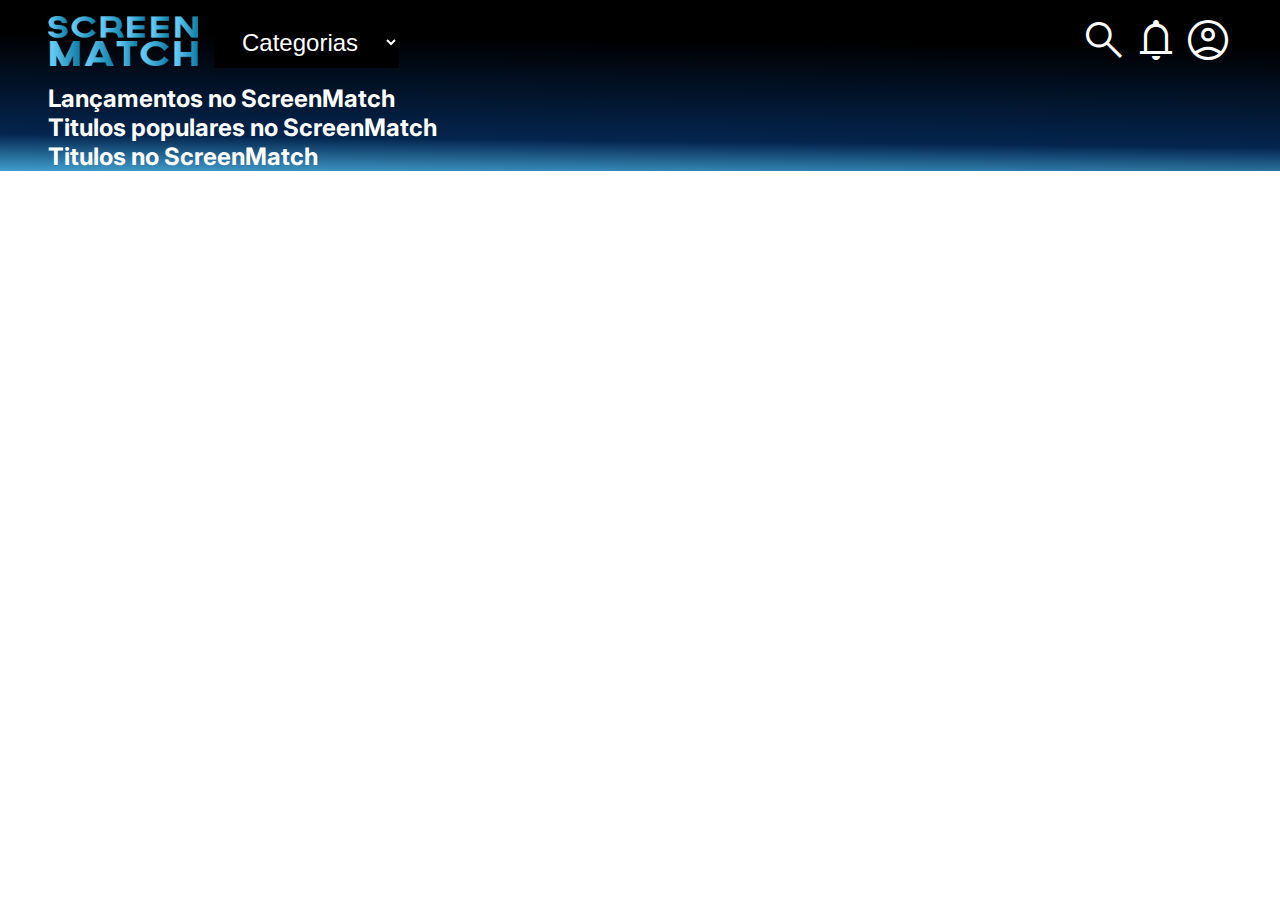
<file: ScreenMatch/index.html>
<!DOCTYPE html>
<html lang="pt-br">
<head>
    <meta http-equiv="Content-Type" content="text/html;charset=UTF-8">
    <meta name="viewport" content="width=device-width, initial-scale=1.0">
    <meta http-equiv="X-UA-Compatible" content="ie=edge">
    <link rel="stylesheet" href="https://fonts.googleapis.com/css2?family=Material+Symbols+Outlined:opsz,wght,FILL,GRAD@48,400,0,0" />
    <link rel="stylesheet" href="https://fonts.googleapis.com/css2?family=Inter:wght@400;700&display=swap">
    <link rel="stylesheet" href="style/styles.css">
    <link rel="stylesheet" href="style/home.css">
    <link rel="preconnect" href="https://fonts.googleapis.com">
    <link rel="preconnect" href="https://fonts.gstatic.com" crossorigin>
    <title>Screenmatch</title>
</head>
<body>
    <header class="cabecalho">
        <div class="cabecalho__logo">
            <img src="./img/logo.png" alt="Logo ScreenMatch">
            <h1>Screen match</h1>
            <select data-categorias>
                <option value="todos">Categorias</option>
                <option value="comedia">Comédia</option>
                <option value="acao">Ação</option>
                <option value="crime">Crime</option>
                <option value="drama">Drama</option>
                <option value="aventura">Aventura</option>
            </select>
        </div>
        <div class="cabecalho__opcoes">
            <span class="material-symbols-outlined">
                search
            </span>

            <span class="material-symbols-outlined">
                notifications
            </span>

            <span class="material-symbols-outlined">
                account_circle
            </span>
        </div>
    </header>
    <main>
        <section data-name="lancamentos" class="section">
            <h2>
                Lançamentos no ScreenMatch
            </h2>
        </section>
        <section data-name="top5" class="section">
            <h2>
                Titulos populares no ScreenMatch
            </h2>
        </section>
        <section data-name="series" class="section">
            <h2>
                Titulos no ScreenMatch
            </h2>
        </section>
        <section data-name="categoria" class="hidden pesquisa">
            <h2>Titulos no ScreenMatch</h2>
        </section>
    </main>
    <script src="./scripts/index.js" type="module"></script>
</body>
</html>
</file>
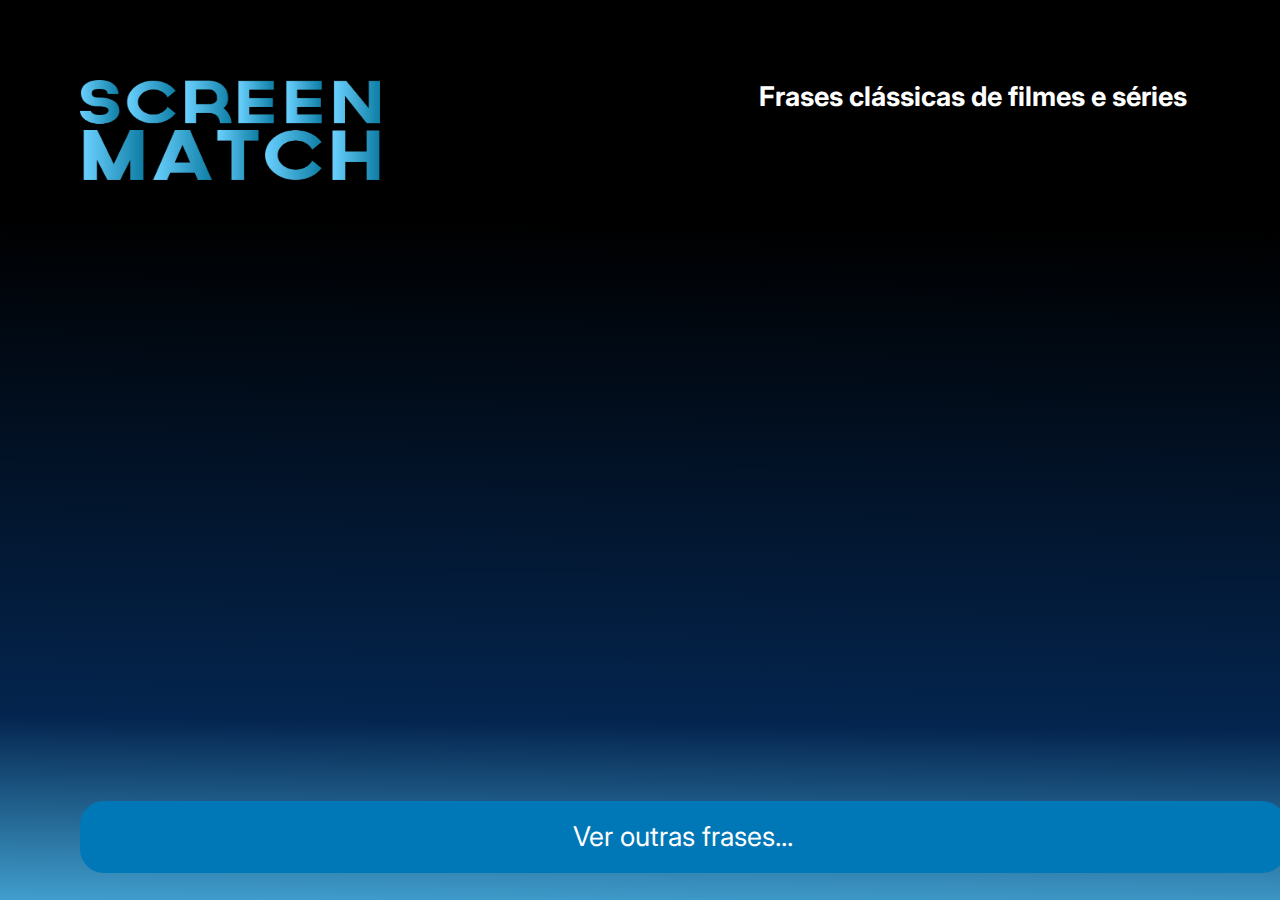
<file: Front-End/projeto-frases/index.html>
<!DOCTYPE html>
<html lang="pt-br">
<head>
  <meta http-equiv="Content-Type" content="text/html;charset=UTF-8">
  <meta name="viewport" content="width=device-width, initial-scale=1.0">
  <meta http-equiv="X-UA-Compatible" content="ie=edge">
  <link rel="preconnect" href="https://fonts.googleapis.com">
  <link rel="preconnect" href="https://fonts.gstatic.com" crossorigin>
  <link rel="stylesheet" href="https://fonts.googleapis.com/css2?family=Material+Symbols+Outlined:opsz,wght,FILL,GRAD@48,400,0,0" />
  <link rel="stylesheet" href="https://fonts.googleapis.com/css2?family=Inter:wght@400;700&display=swap">
  <link rel="stylesheet" href="style/style.css">
  <title>ScreenMatch - Frases famosas de séries</title>
</head>
<body>
  <header class="cabecalho">
    <div class="cabecalho__logo">
      <img src="./img/logo.png" alt="Logo ScreenMatch">
    </div>  
    <div class="cabecalho__opcoes">
      <h1>Frases clássicas de filmes e séries</h1>
  </header>
  <main class="ficha">
      <h1 class="title">Frases imperdíveis de séries...</h1>
      <div class="ficha-descricao" id="ficha-descricao">
        <!-- As informações serão inseridas aqui -->        
      </div>
      <div class="btn-sortear">Ver outras frases...</div>
  </main>
  <script src="./scripts/index.js" type="module"></script>  
</body>
</html>
</file>
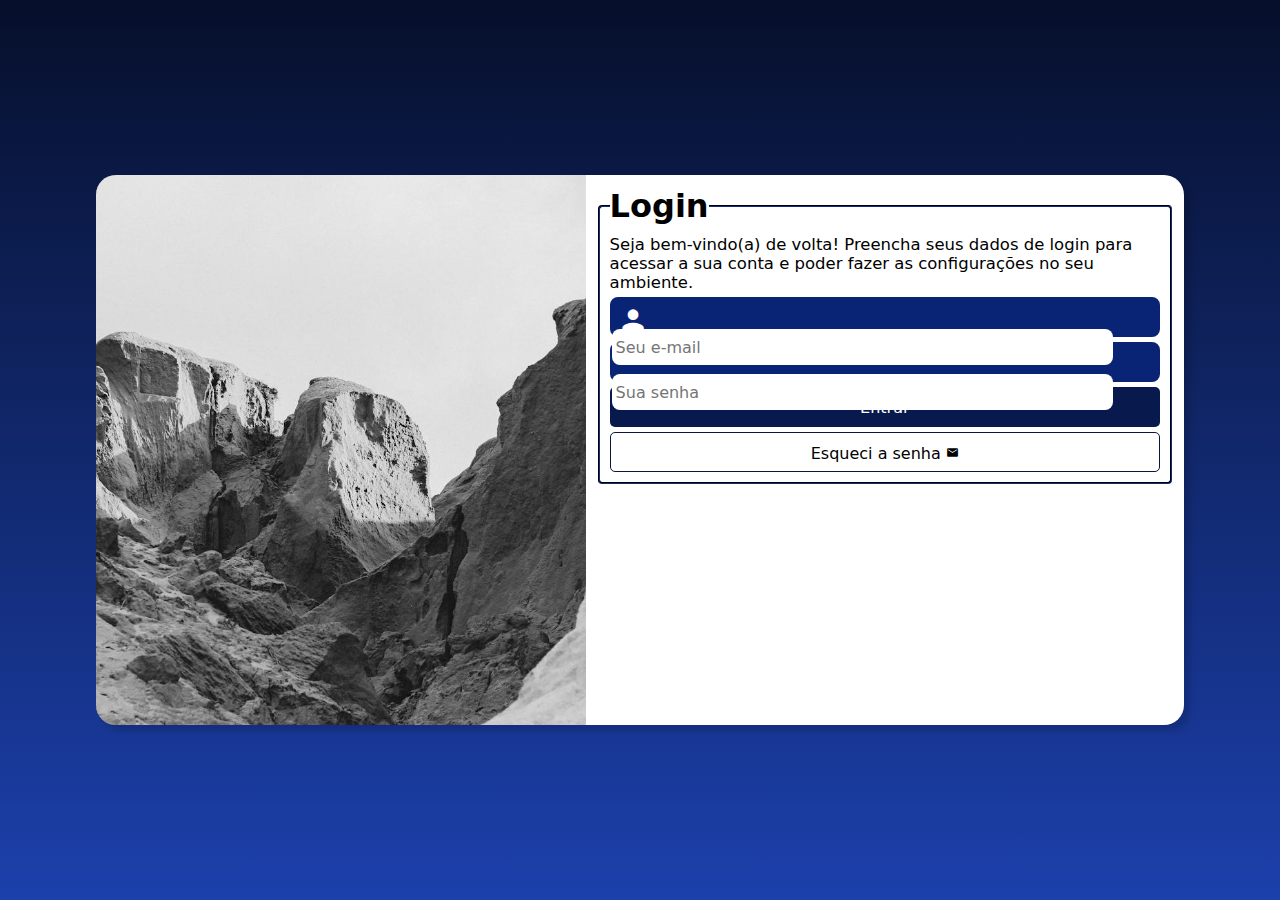
<file: Front-End/projeto-login/index.html>
<!DOCTYPE html>
<html lang="pt-br">
    <head>
        <meta charset="UTF-8">
        <meta name="viewport" content="width=device-width">
        <link rel="shortcut icon" href="favicon.ico" type="image/x-icon">
        <link rel="stylesheet" href="style/style.css" media="all">
        <link rel="stylesheet" href="style/media-query.css">
        <link href="https://fonts.googleapis.com/icon?family=Material+Icons" rel="stylesheet">
        <title>Login</title>
    </head>
    <body>
        <main>
            <section id="login">
                <div id="imagem">
                    <!-- Imagem nas CSS -->
                </div>
                <div id="form">
                    <fieldset id="field">
                        <legend><strong>Login</strong></legend>
                        <p>Seja bem-vindo(a) de volta! Preencha seus dados de login para acessar a sua conta e poder fazer as configurações no seu ambiente.</p>
                        <form action="../../../Curso front-end/LeonardoChiarelli.github.io/HTML5-CSS3/Formulários/cadastro.php" method="post" autocomplete="on">
                        <div id="usuario">
                            <span class="material-icons">person</span>
                            <input type="text" name="user" id="iuser" autocomplete="email" placeholder="Seu e-mail" required>
                            <label for="iuser">Usuário</label>
                        </div>
                        <div id="senha">
                            <span class="material-icons">key</span>
                            <input type="password" name="password" id="ipass" placeholder="Sua senha" required>
                            <label for="ipass">Senha</label>
                        </div>
                        <div id="botoes">
                            <input type="submit" value="Entrar" id="submit">
                            <button>Esqueci a senha <i class="material-icons">mail</i></button>
                        </div>
                        </form>
                    </fieldset>
                </div>
            </section>
        </main>
    </body>
</html>
</file>
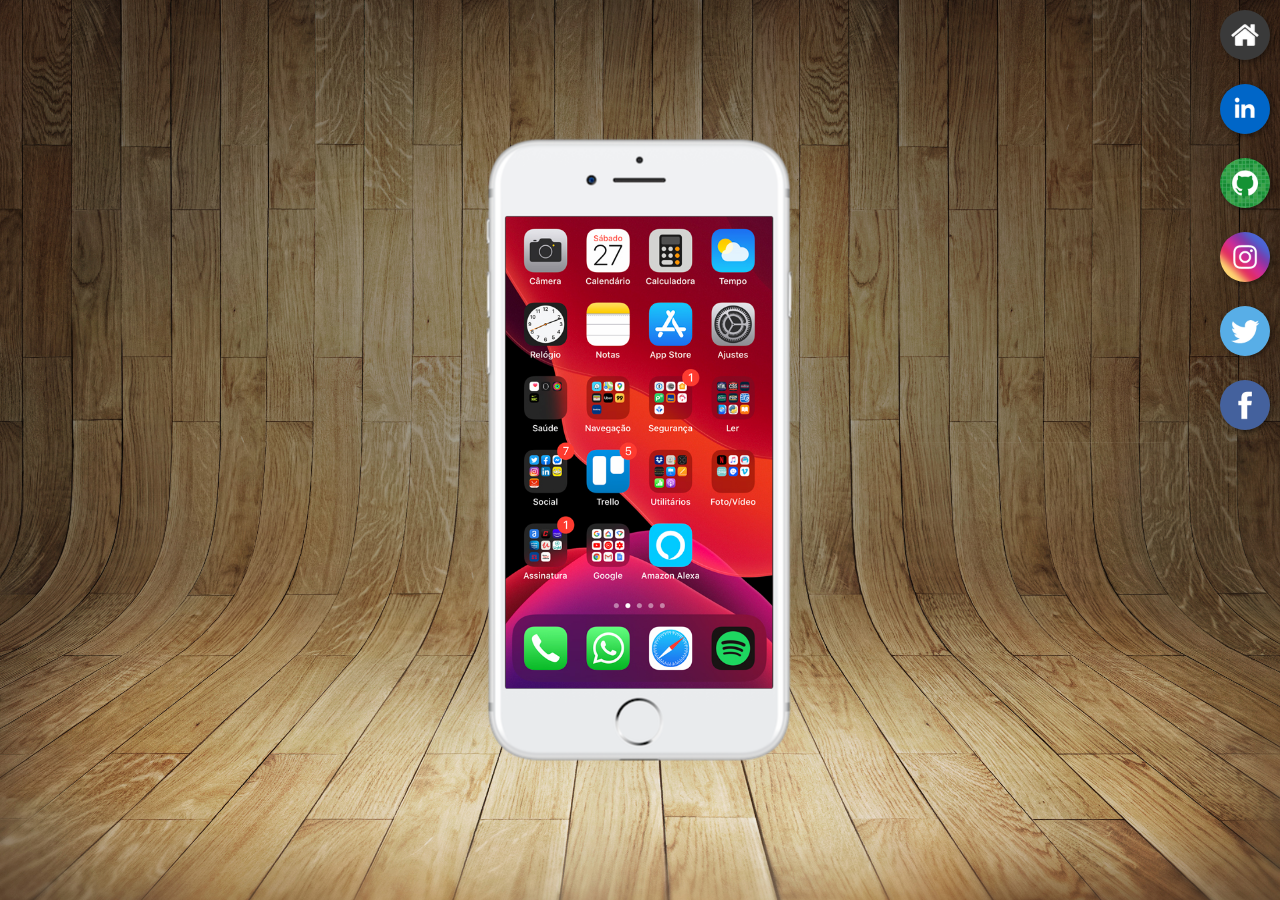
<file: Front-End/projeto-social/index.html>
<!DOCTYPE html>
<html lang="pt-br">
    <head>
        <meta charset="UTF-8">
        <meta name="viewport" content="width=device-width, initial-scale=1.0">
        <link rel="shortcut icon" href="favicon.ico" type="image/x-icon">
        <link rel="stylesheet" href="style/style.css">
        <title>Redes Sociais</title>
    </head>
    <body>
       <main>
        <section id="celular">
            <iframe src="home.html" name="tela" id="home" frameborder="0">
                Seu navegador não é compatível com isso.
            </iframe>
        </section>
        <section id="redes">
            <a href="home.html" target="tela"><img src="imagens/logo-home.jpg" alt="Home"></a><br>
            <a href="linkedIn.html" target="tela"><img src="imagens/logo-linkedin.jpg" alt="LinkedIn"></a><br>
            <a href="github.html" target="tela"><img src="imagens/logo-github.jpg" alt="GitHub"></a><br>
            <a href="instagram.html" target="tela"><img src="imagens/logo-instagram.jpg" alt="Instagram"></a><br>
            <a href="twitter.html" target="tela"><img src="imagens/logo-twitter.jpg" alt="Twitter"></a><br>
            <a href="facebook.html" target="tela"><img src="imagens/logo-facebook.jpg" alt=""></a>
        </section>
       </main> 
    </body>
</html>
</file>
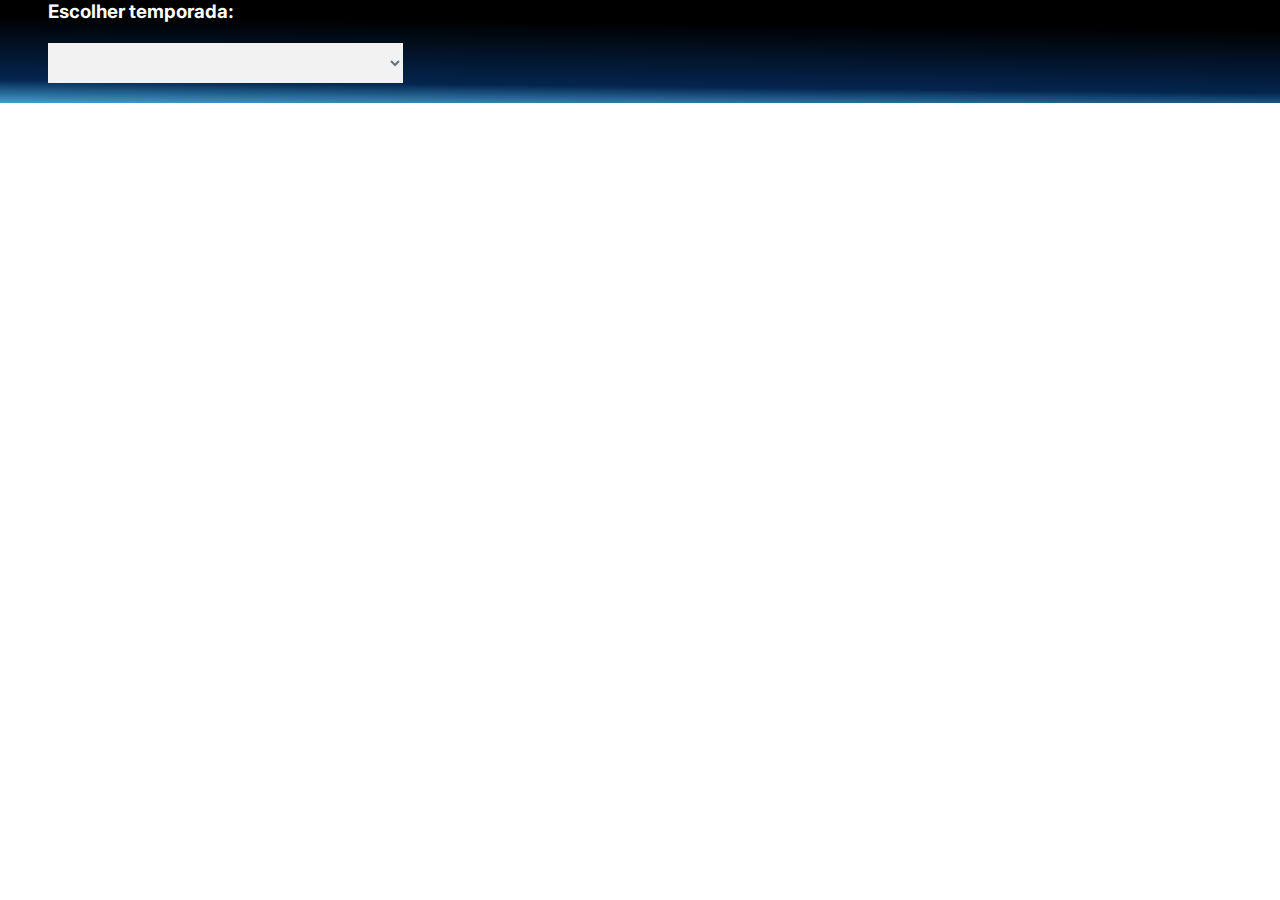
<file: ScreenMatch/detalhes.html>
<!DOCTYPE html>
<html lang="pt-br">

<head>
    <meta http-equiv="Content-Type" content="text/html;charset=UTF-8">
    <meta name="viewport" content="width=device-width, initial-scale=1.0">
    <meta http-equiv="X-UA-Compatible" content="ie=edge">
    <link rel="stylesheet" href="https://fonts.googleapis.com/css2?family=Material+Symbols+Outlined:opsz,wght,FILL,GRAD@48,400,0,0" />
    <link rel="stylesheet" href="https://fonts.googleapis.com/css2?family=Inter:wght@400;700&display=swap">
    <link rel="stylesheet" href="style/styles.css">
    <link rel="stylesheet" href="style/home.css">
    <link rel="preconnect" href="https://fonts.googleapis.com">
    <link rel="preconnect" href="https://fonts.gstatic.com" crossorigin>
    <title>Screenmatch</title>
</head>
<body>
    <main class="ficha">
        <div class="ficha-descricao" id="ficha-descricao">
            <!-- As informações serão inseridas aqui -->



        </div>
        <div class="ficha-temporada">
            <h3>Escolher temporada:</h3>
            <br>
            <select id="temporadas-select" class="dropdown-select">
                <!-- As opções serão adicionadas aqui -->
            </select>
        </div>
        <br>
        <div class="episodios" id="temporadas-episodios">
            <!-- As informações serão inseridas aqui -->
        </div>
    </main>
    <script src="./scripts/series.js" type="module"></script>
</body>
</html>
</file>
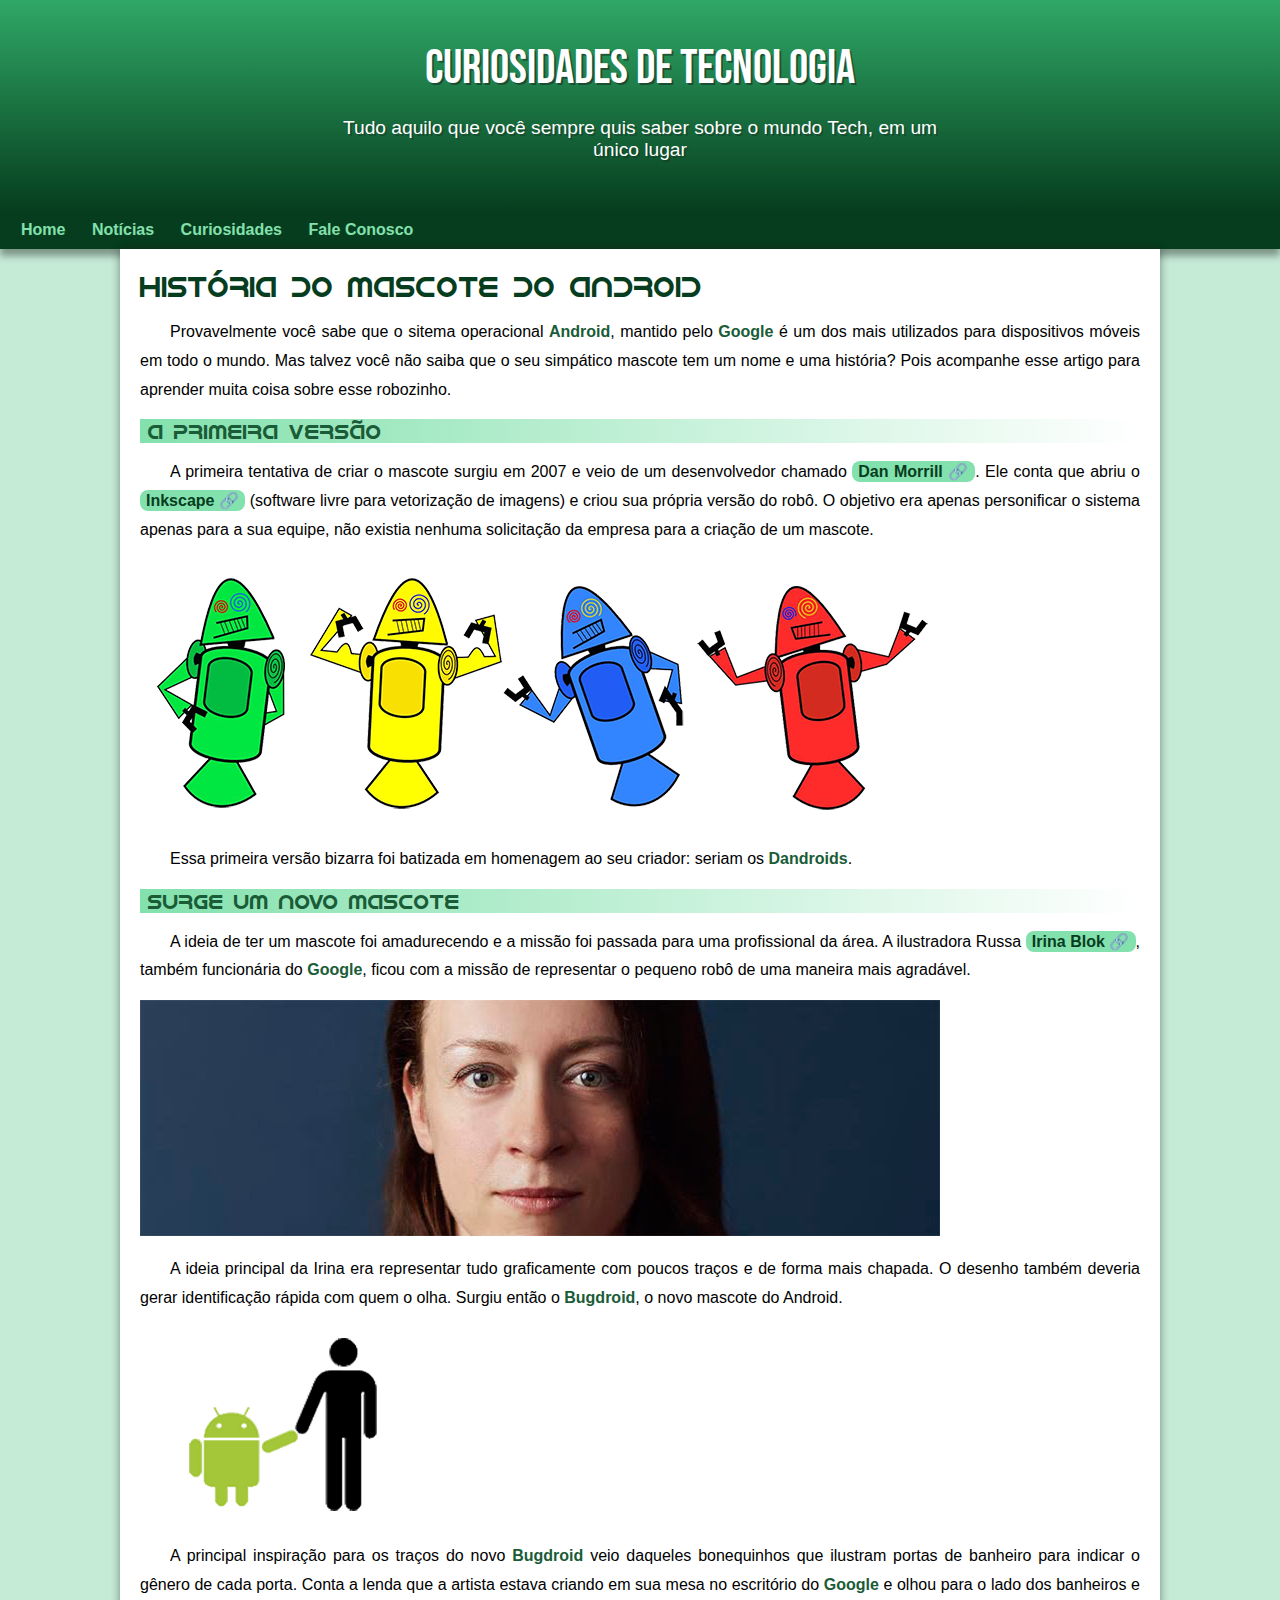
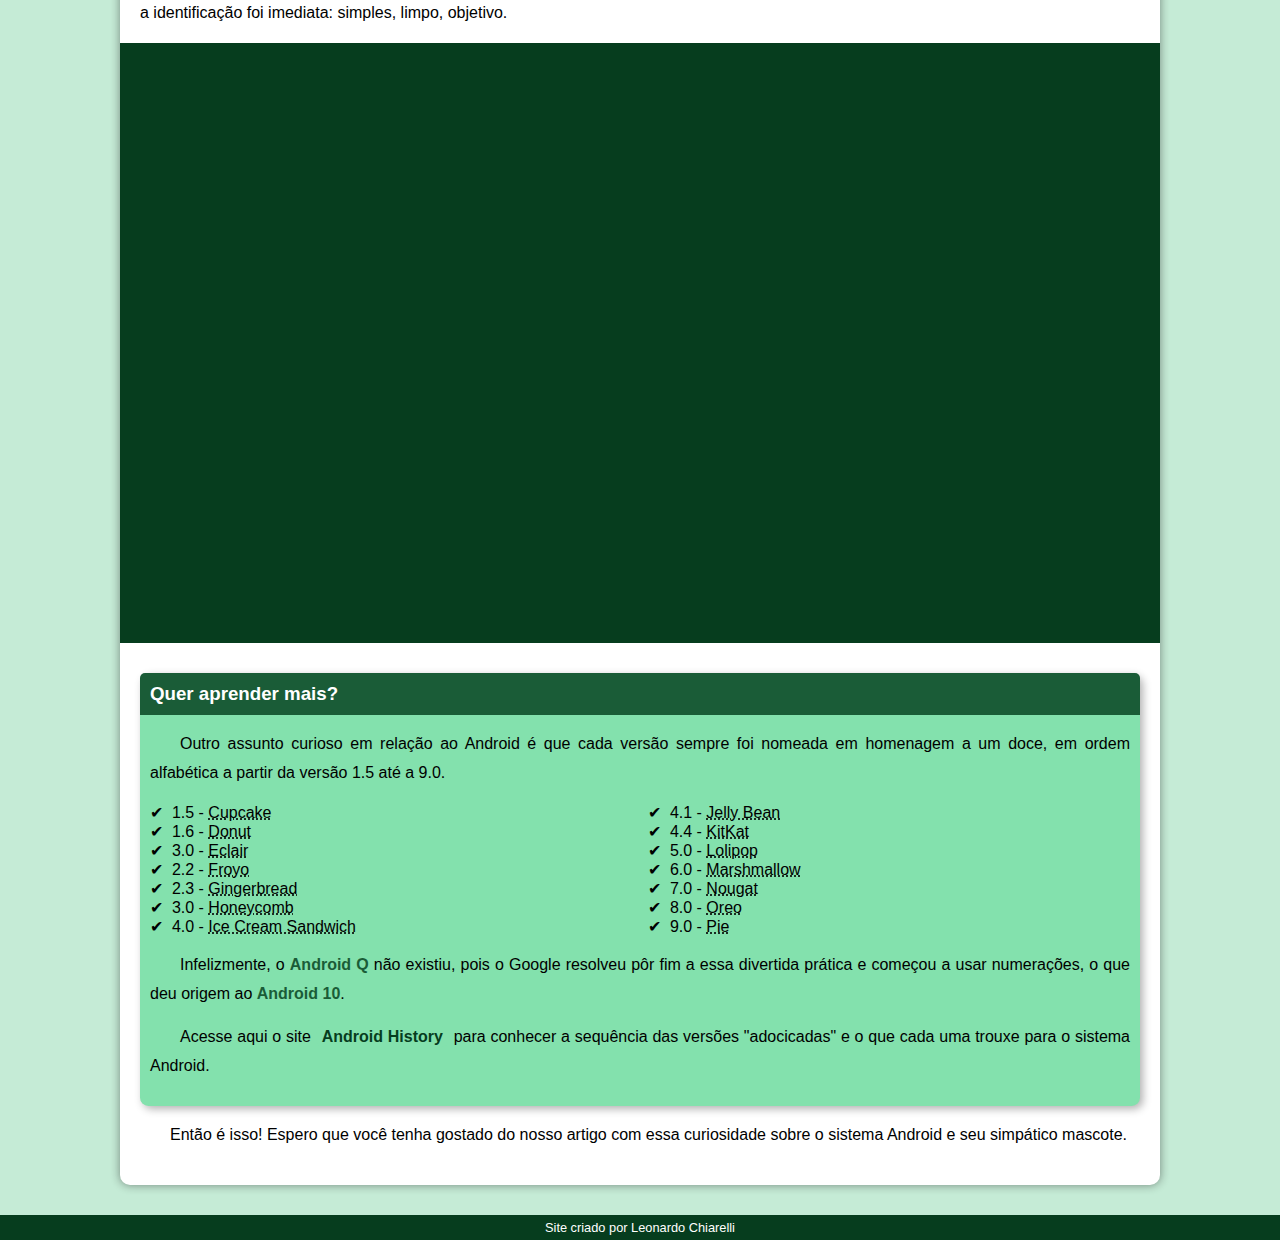
<file: Front-End/projeto-android/projeto.html>
<!DOCTYPE html>
<html lang="pt-br">
    <head>
        <meta charset="UTF-8">
        <meta name="viewport" content="width=device-width, initial-scale=1.0">
        <link rel="shortcut icon" href="imagens/favicon.ico" type="image/x-icon">
        <link rel="stylesheet" href="style/projeto.css">
        <title>Como surgiu o mascote do Android</title>
    </head>
    <body>
        <header>
            <h1>Curiosidades de Tecnologia</h1>
            <p>Tudo aquilo que você sempre quis saber sobre o mundo Tech, em um único lugar</p>
        </header>
        <nav>
                <a href="#">Home</a>
                <a href="#">Notícias</a>
                <a href="#">Curiosidades</a>
                <a href="#">Fale Conosco</a>
        </nav>
        <main>
            <section id="historia">
                <article>
                    <h1 class="titulo">História do Mascote do Android</h1>
                    <p>Provavelmente você sabe que o sitema operacional <strong>Android</strong>, mantido pelo <strong>Google</strong> é um dos mais utilizados para dispositivos móveis em todo o mundo. Mas talvez você não saiba que o seu simpático mascote tem um nome e uma história? Pois acompanhe esse artigo para aprender muita coisa sobre esse robozinho.</p>
                    <h2 class="subtitulo"> A primeira versão</h2>
                    <p>A primeira tentativa de criar o mascote surgiu em 2007 e veio de um desenvolvedor chamado <a class='externo' href="https://androidcommunity.com/dan-morrill-shows-us-the-android-mascot-that-almost-was-20130103/" target="_blank" rel="external">Dan Morrill</a>. Ele conta que abriu o <a class="externo" href="https://inkscape.org/" target="_blank" rel="external">Inkscape</a> (software livre para vetorização de imagens) e criou sua própria versão do robô. O objetivo era apenas personificar o sistema apenas para a sua equipe, não existia nenhuma solicitação da empresa para a criação de um mascote.</p>
                    <picture>
                        <source media="(max-width:670px)" srcset="imagens/dan-droids-pq.png" type="image/png">
                        <img src="imagens/dan-droids.png" alt="Primeira verão do Android">
                        <p>Essa primeira versão bizarra foi batizada em homenagem ao seu criador: seriam os <strong>Dandroids</strong>.</p>
                    </picture>
                    <h2 class="subtitulo">Surge um novo mascote</h2>
                    <p>A ideia de ter um mascote foi amadurecendo e a missão foi passada para uma profissional da área. A ilustradora Russa <a class="externo" href="https://www.irinablok.com/android" target="_blank" rel="external">Irina Blok</a>, também funcionária do <strong>Google</strong>, ficou com a missão de representar o pequeno robô de uma maneira mais agradável.</p>
                    <picture>
                        <source media="(max-width:670px)" srcset="imagens/irina-blok-pq.jpg" type="image/jpg">
                        <img src="imagens/irina-blok.jpg" alt="Irina Blok">
                    </picture>
                    <p>A ideia principal da Irina era representar tudo graficamente com poucos traços e de forma mais chapada. O desenho também deveria gerar identificação rápida com quem o olha. Surgiu então o <strong>Bugdroid</strong>, o novo mascote do Android.</p>
                    <picture>
                        <img src="imagens/bugdroid.png" classe="pequena" alt="Bugdroid">
                        <p>A principal inspiração para os traços do novo <strong>Bugdroid</strong> veio daqueles bonequinhos que ilustram portas de banheiro para indicar o gênero de cada porta. Conta a lenda que a artista estava criando em sua mesa no escritório do <strong>Google</strong> e olhou para o lado dos banheiros e a identificação foi imediata: simples, limpo, objetivo.</p>
                    </picture>
                    <div class="video">
                        <iframe width="560" height="315" src="https://www.youtube.com/embed/l2UDgpLz20M?si=7FSNJsVGREC378tc" title="YouTube video player" frameborder="0" allow="accelerometer; autoplay; clipboard-write; encrypted-media; gyroscope; picture-in-picture; web-share" allowfullscreen></iframe>
                    </div>
                </article>
            </section>
            <section id="extra">
                <article>
                    <h3>Quer aprender mais?</h3>
                    <p>Outro assunto curioso em relação ao Android é que cada versão sempre foi nomeada em homenagem a um doce, em ordem alfabética a partir da versão 1.5 até a 9.0.</p>
                    <ul>
                        <li>1.5 - <abbr title="Bolo de copo">Cupcake</abbr></li>
                        <li>1.6 - <abbr title="Rosquinha">Donut</abbr></li>
                        <li>3.0 - <abbr title="Bomba">Eclair</abbr></li>
                        <li>2.2 - <abbr title="Iogurte Congelado">Froyo</abbr></li>
                        <li>2.3 - <abbr title="Biscoito de Genbibre">Gingerbread</abbr></li>
                        <li>3.0 - <abbr title="Favo de Mel">Honeycomb</abbr></li>
                        <li>4.0 - <abbr title="Sanduíche de Sorvete">Ice Cream Sandwich</abbr></li>
                        <li>4.1 - <abbr title="Jujuba">Jelly Bean</abbr></li>
                        <li>4.4 - <abbr title="KitKat">KitKat</abbr></li>
                        <li>5.0 - <abbr title="Pirulito">Lolipop</abbr></li>
                        <li>6.0 - <abbr title="Marshmallow">Marshmallow</abbr></li>
                        <li>7.0 - <abbr title="Torrone">Nougat</abbr></li>
                        <li>8.0 - <abbr title="Oreo">Oreo</abbr></li>
                        <li>9.0 - <abbr title="Torta">Pie</abbr></li>
                    </ul>
                    <p>Infelizmente, o <strong>Android Q</strong> não existiu, pois o Google resolveu pôr fim a essa divertida prática e começou a usar numerações, o que deu origem ao <strong>Android 10</strong>.</p> <!-- text-ident -->
                    <p>Acesse aqui o site <a class="autores" href="https://www.android.com/intl/en_uk/history/" target="_blank" rel="external">Android History</a> para conhecer a sequência das versões "adocicadas" e o que cada uma trouxe para o sistema Android.</p> <!-- text-ident -->
                </article> 
            </section>
            <p>Então é isso! Espero que você tenha gostado do nosso artigo com essa curiosidade sobre o sistema Android e seu simpático mascote.</p>
        </main>
        <footer>
            <p>Site criado por <a href="https://github.com/LeonardoChiarelli">Leonardo Chiarelli</a></p>
        </footer>
    </body>
</html>
</file>
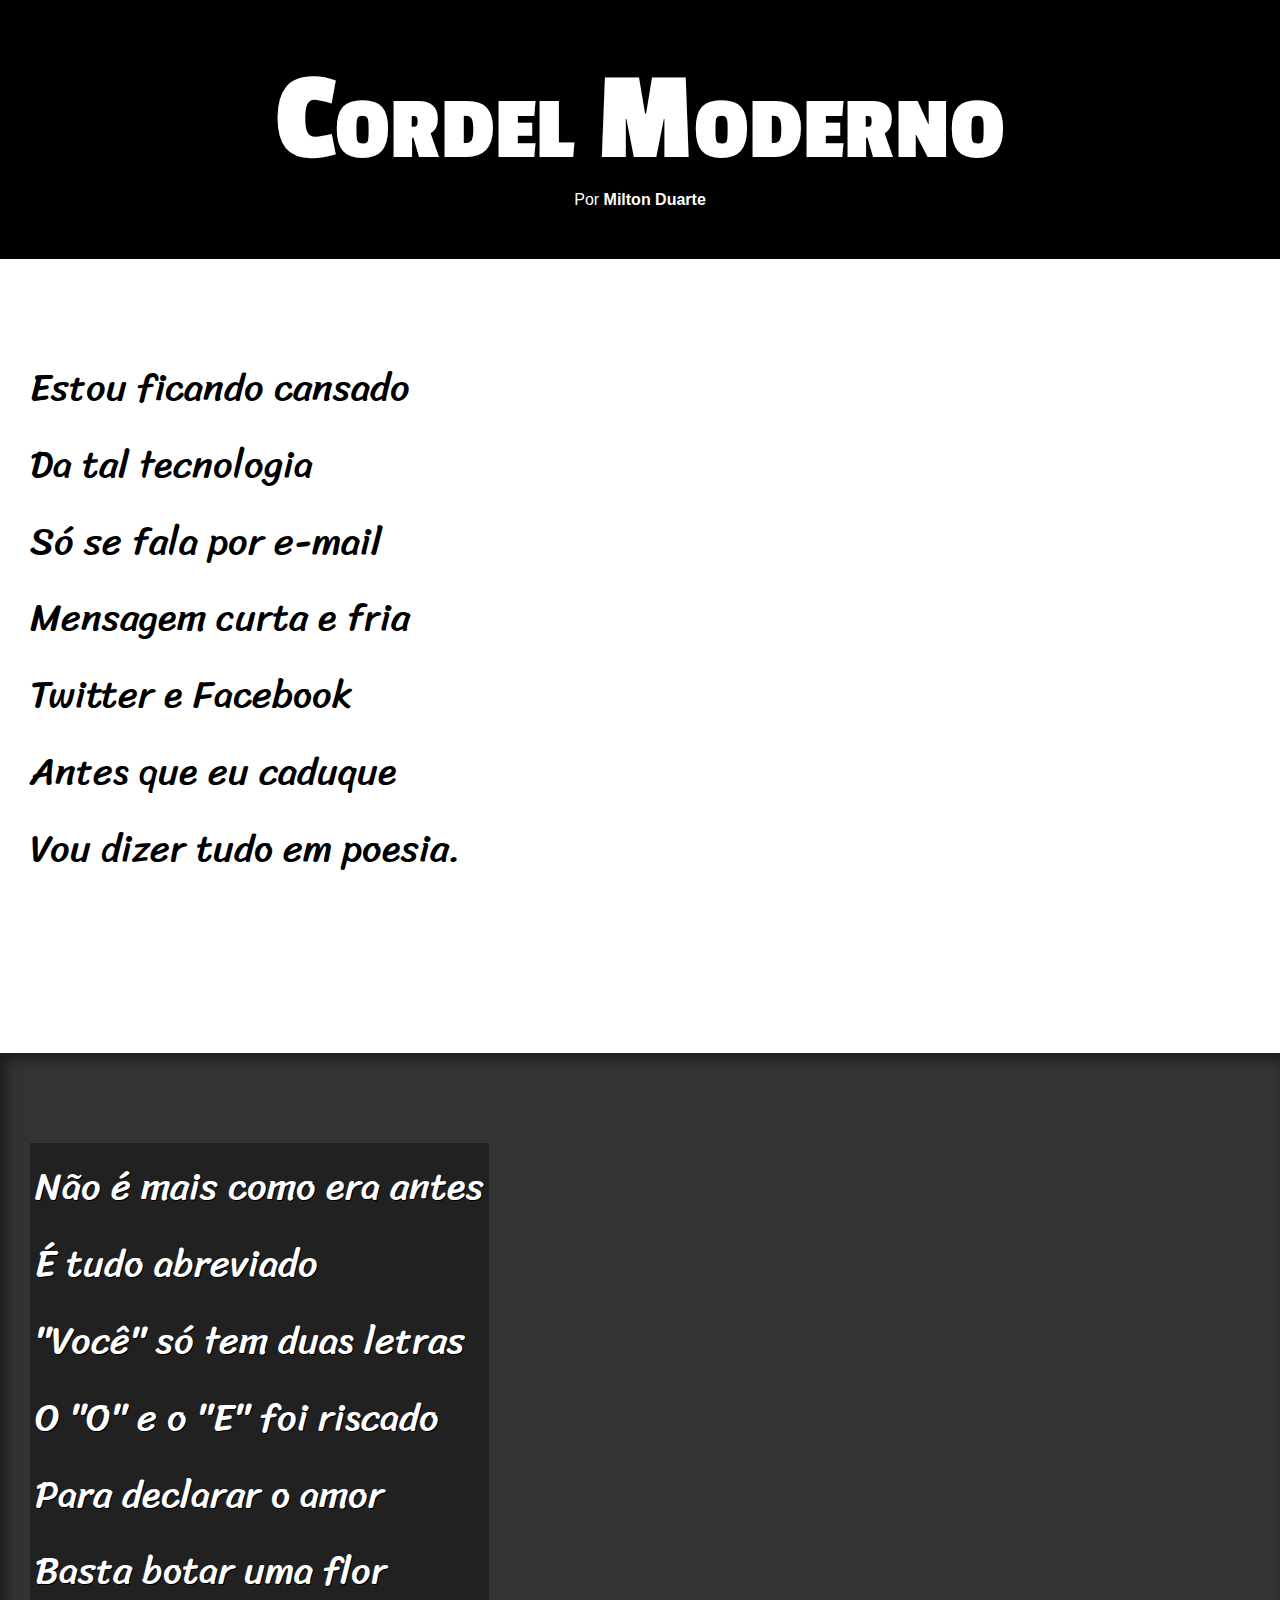
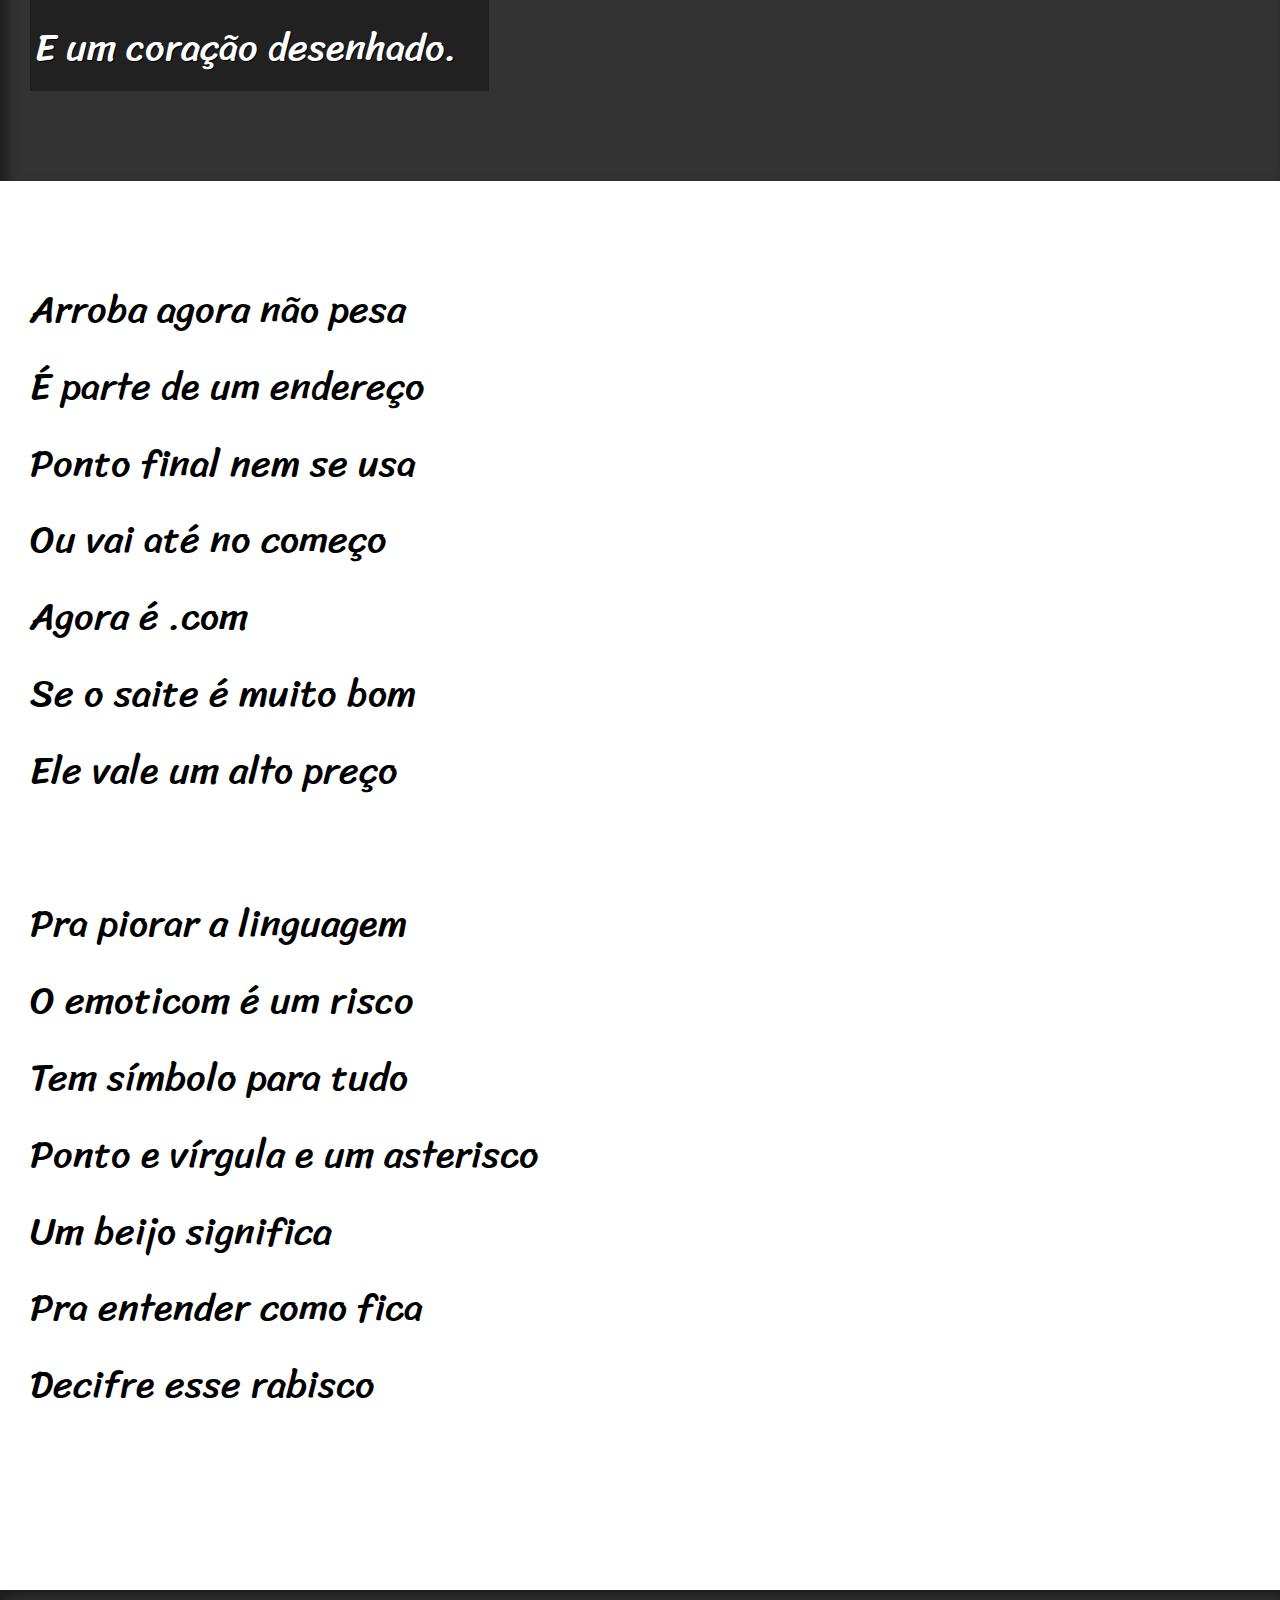
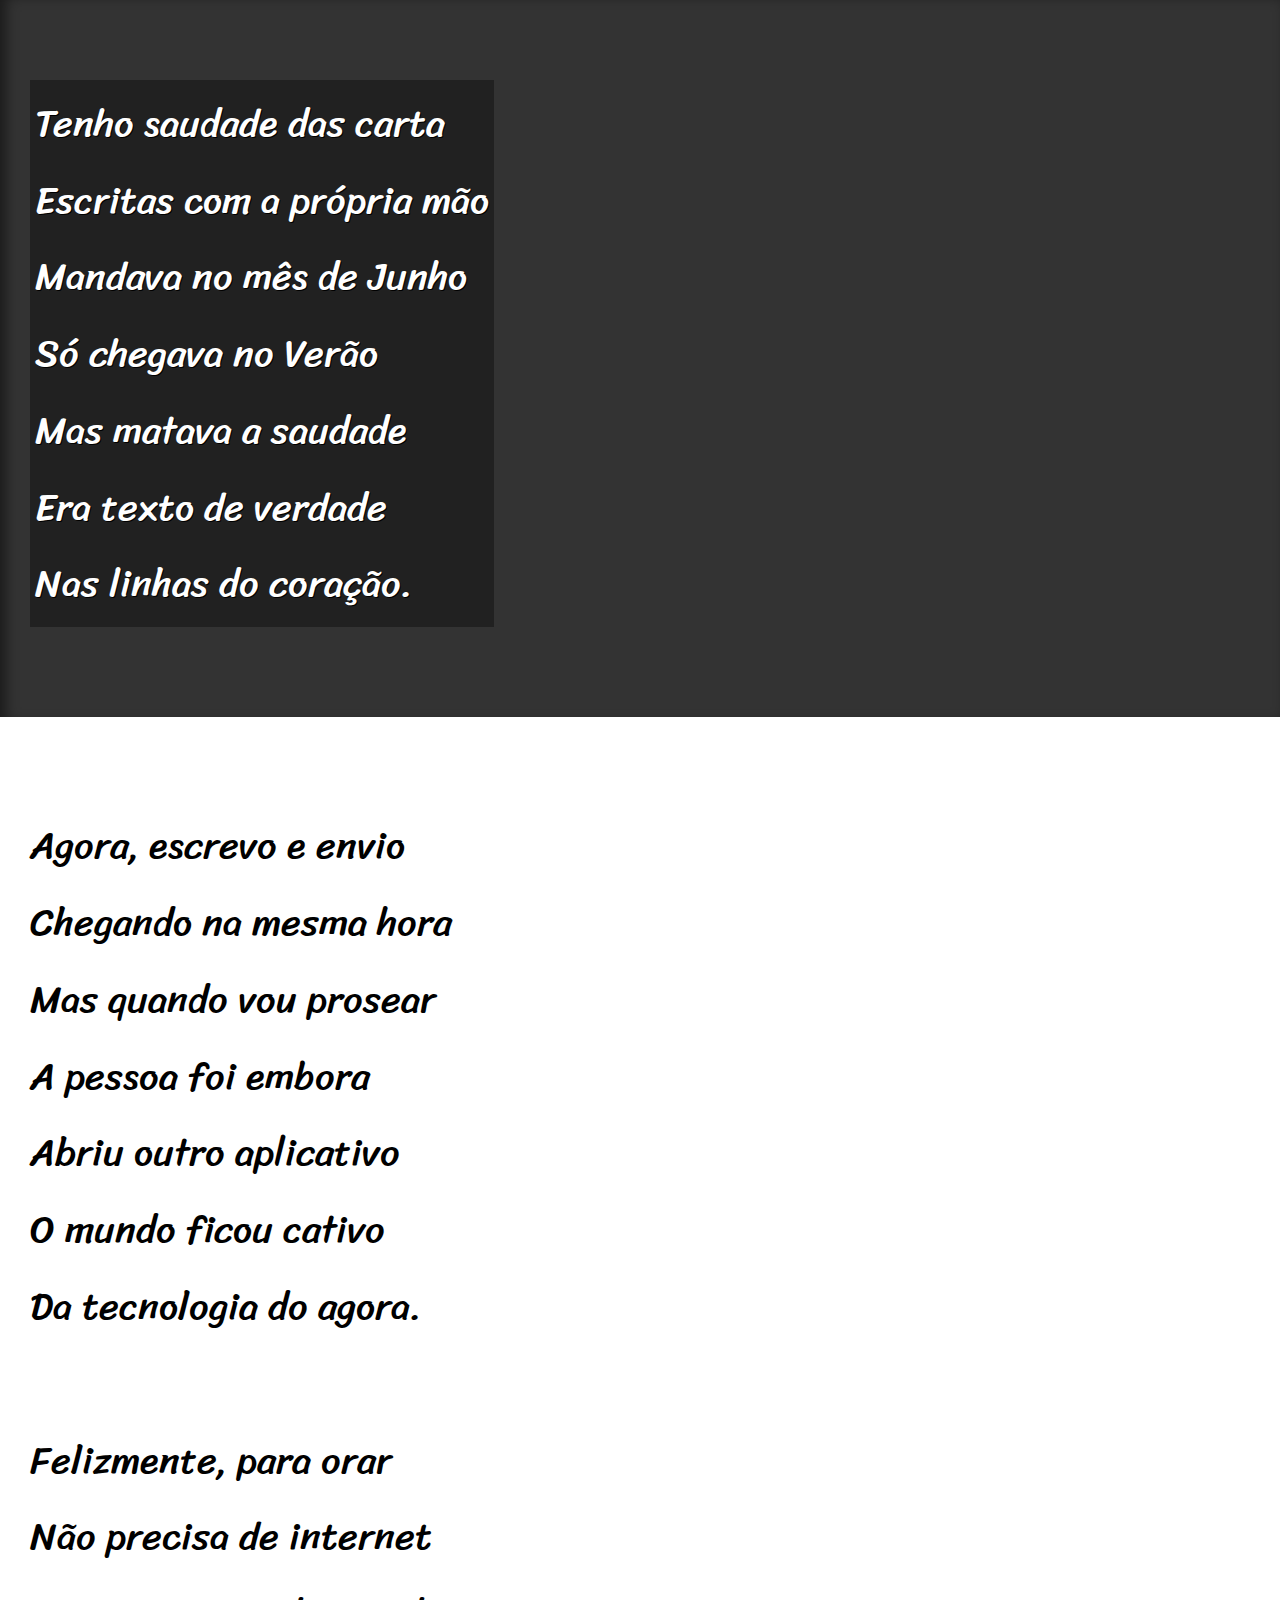
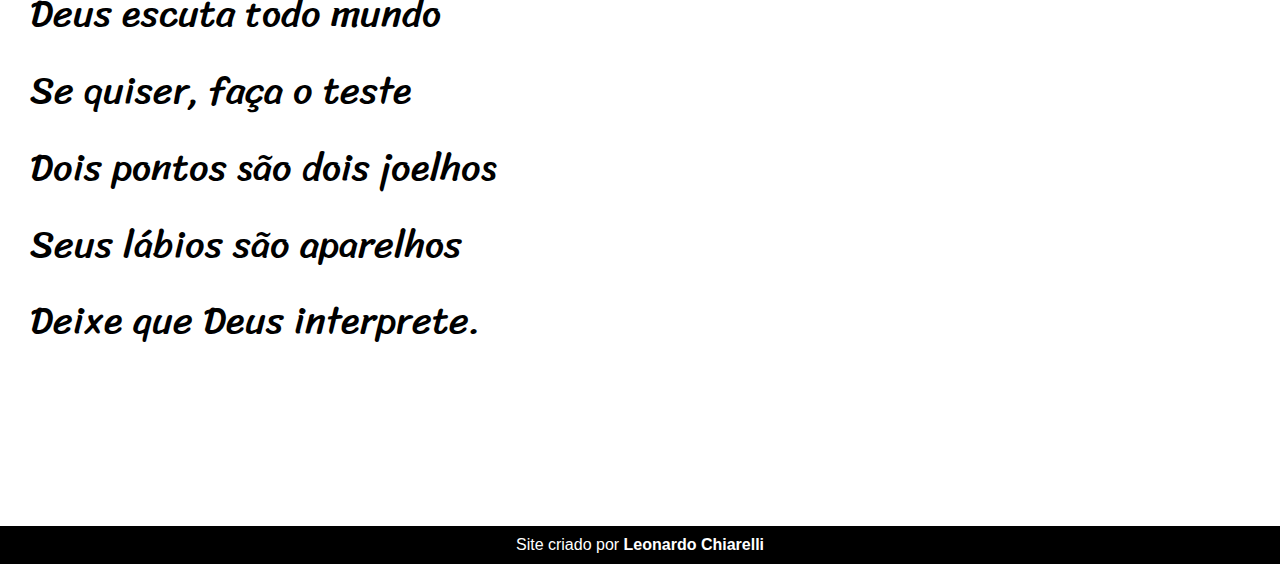
<file: Front-End/projeto-cordel/cordel.html>
<!DOCTYPE html>
<html lang="pt-br">
    <head>
        <meta charset="UTF-8">
        <meta name="viewport" content="width=device-width, initial-scale=1.0">
        <link rel="shortcut icon" href="favicon.ico" type="image/x-icon">
        <link rel="stylesheet" href="style/style.css">
    </head>
    <body>
        <header>
            <h1>Cordel Moderno</h1>
            <p>Por <a href="https://www.recantodasletras.com.br/poesias/3186743" target="_blank">Milton Duarte</a></p>
        </header>
        <section class="sfoto">
                <p>Estou ficando cansado <br> Da tal tecnologia <br> Só se fala por e-mail <br> Mensagem curta e fria <br> Twitter e Facebook <br> Antes que eu caduque <br> Vou dizer tudo em poesia.</p>
        </section>
        <section class="cfoto" id="flor">
                <p>Não é mais como era antes <br> É tudo abreviado <br> "Você" só tem duas letras <br> O "O" e o "E" foi riscado <br> Para declarar o amor <br>  Basta botar uma flor <br> E um coração desenhado.</p>
        </section>
        <section class="sfoto">
                <p>Arroba agora não pesa <br> É parte de um endereço <br> Ponto final nem se usa <br> Ou vai até no começo <br> Agora é .com <br> Se o saite é muito bom <br> Ele vale um alto preço <br> <br> Pra piorar a linguagem <br> O emoticom é um risco <br> Tem símbolo para tudo <br> Ponto e vírgula e um asterisco <br> Um beijo significa <br> Pra entender como fica <br> Decifre esse rabisco</p>
        </section>
        <section class="cfoto" id="livro">
                <p>Tenho saudade das carta <br> Escritas com a própria mão <br> Mandava no mês de Junho <br> Só chegava no Verão <br> Mas matava a saudade <br> Era texto de verdade <br> Nas linhas do coração.</p>
        </section>
        <section class="sfoto">
                <p>Agora, escrevo e envio <br> Chegando na mesma hora <br> Mas quando vou prosear <br> A pessoa foi embora <br> Abriu outro aplicativo <br> O mundo ficou cativo <br> Da tecnologia do agora. <br> <br> Felizmente, para orar <br> Não precisa de internet <br> Deus escuta todo mundo <br> Se quiser, faça o teste <br> Dois pontos são dois joelhos <br> Seus lábios são aparelhos <br> Deixe que Deus interprete.</p>
        </section>
        <footer>
            <p>Site criado por <a href="https://github.com/LeonardoChiarelli" target="_blank">Leonardo Chiarelli</a></p>
        </footer>
    </body>
</html>
</file>
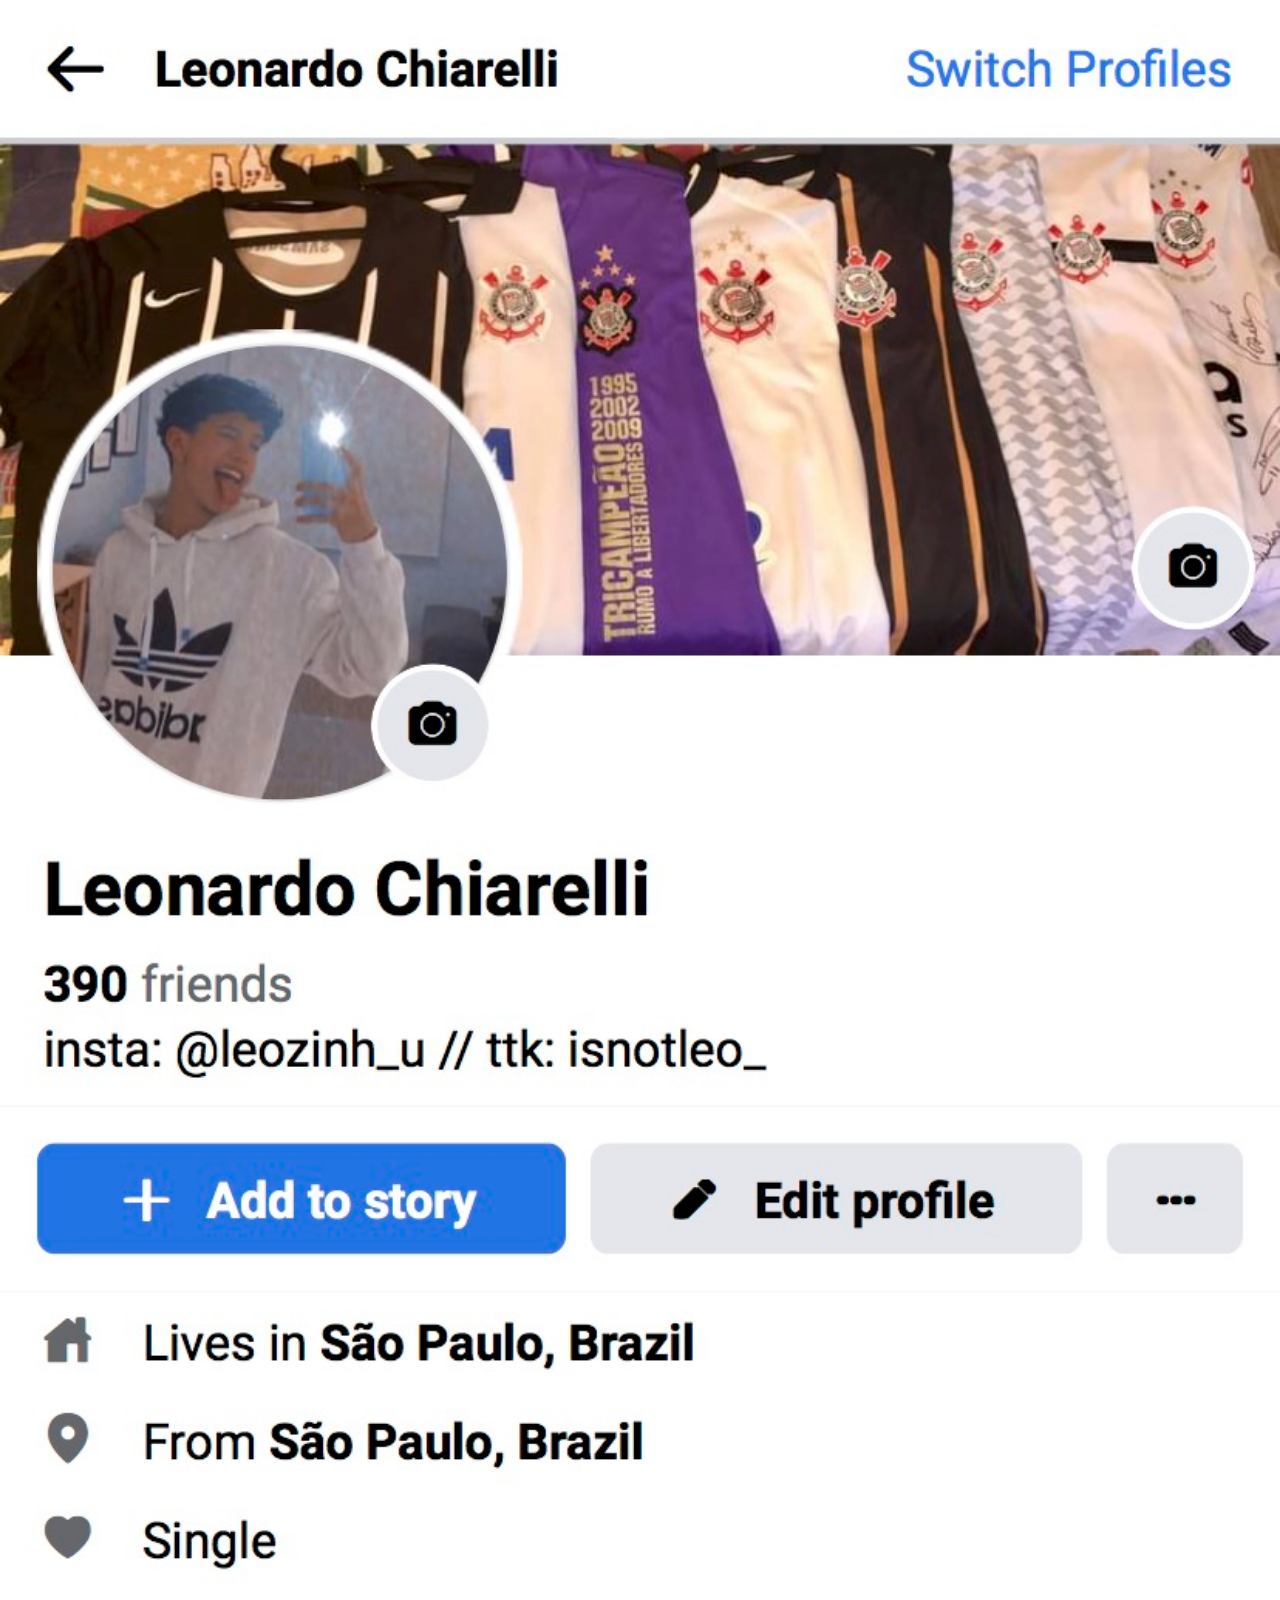
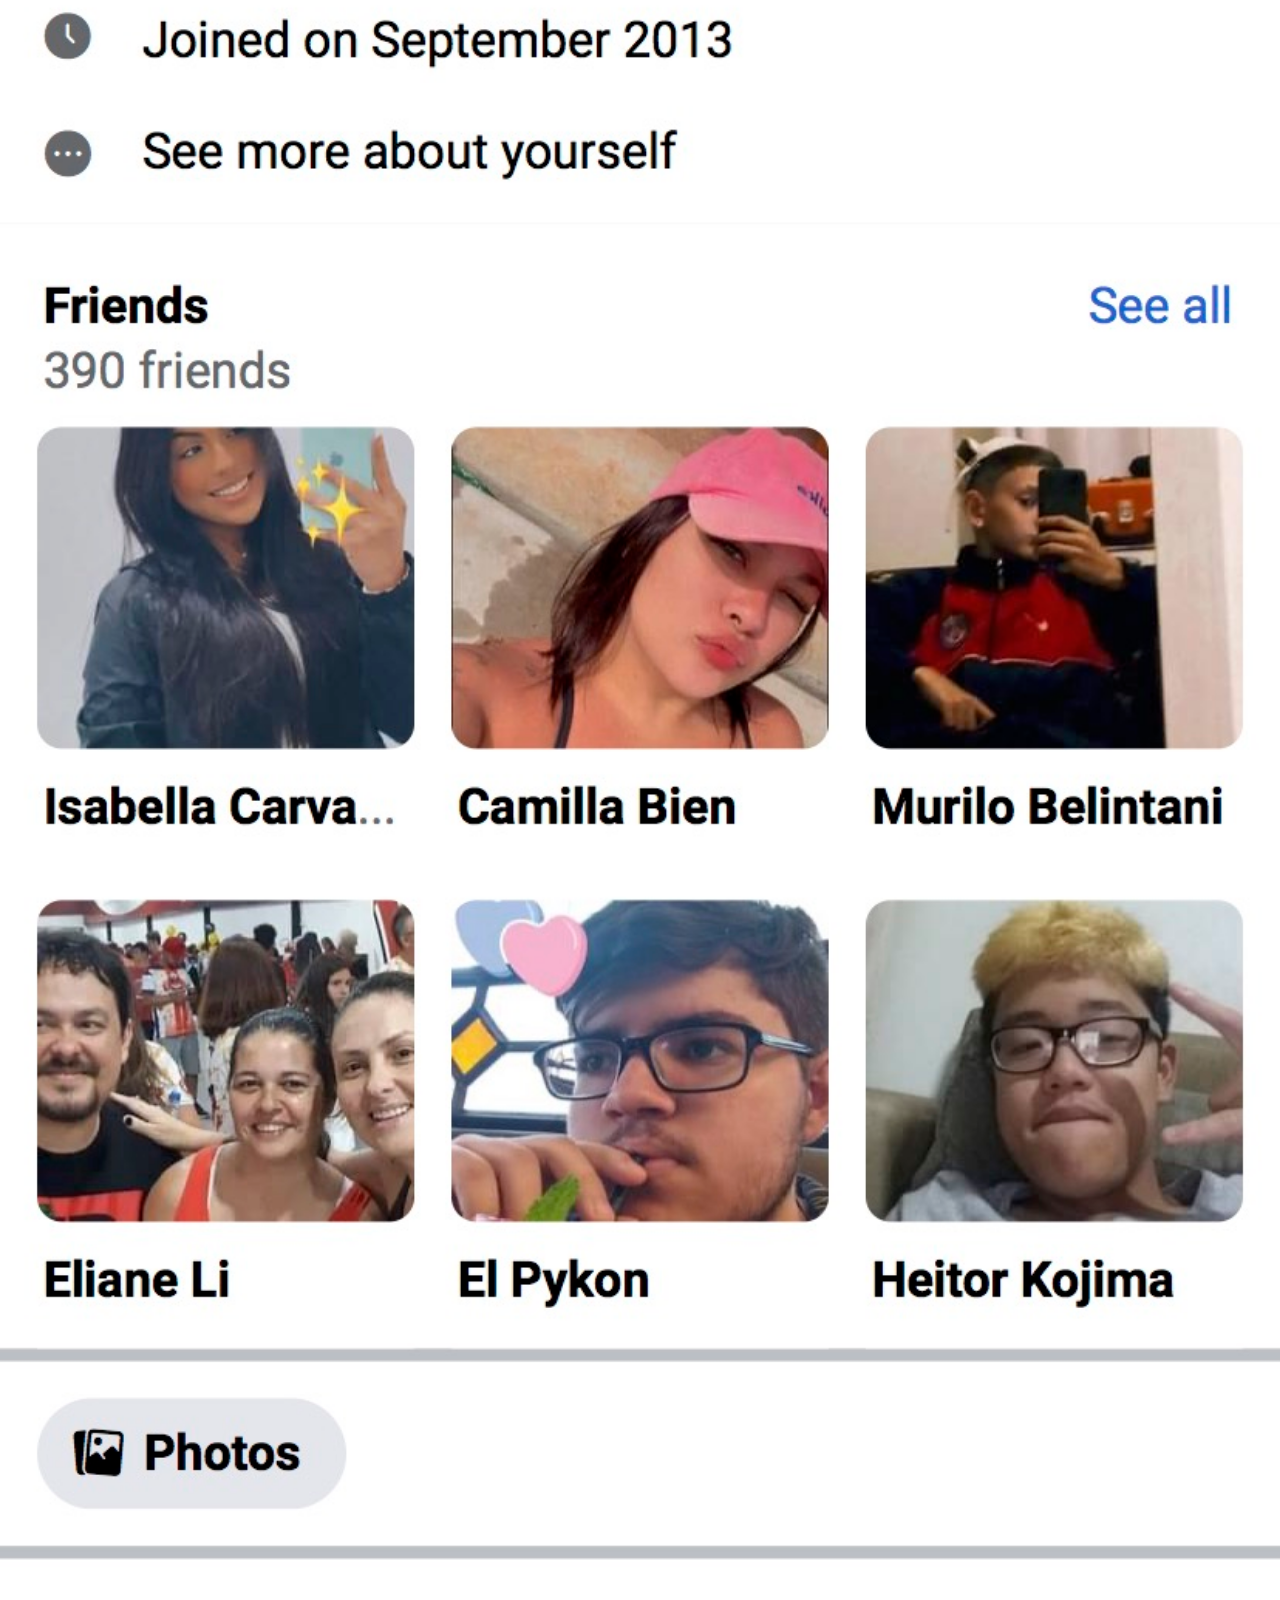
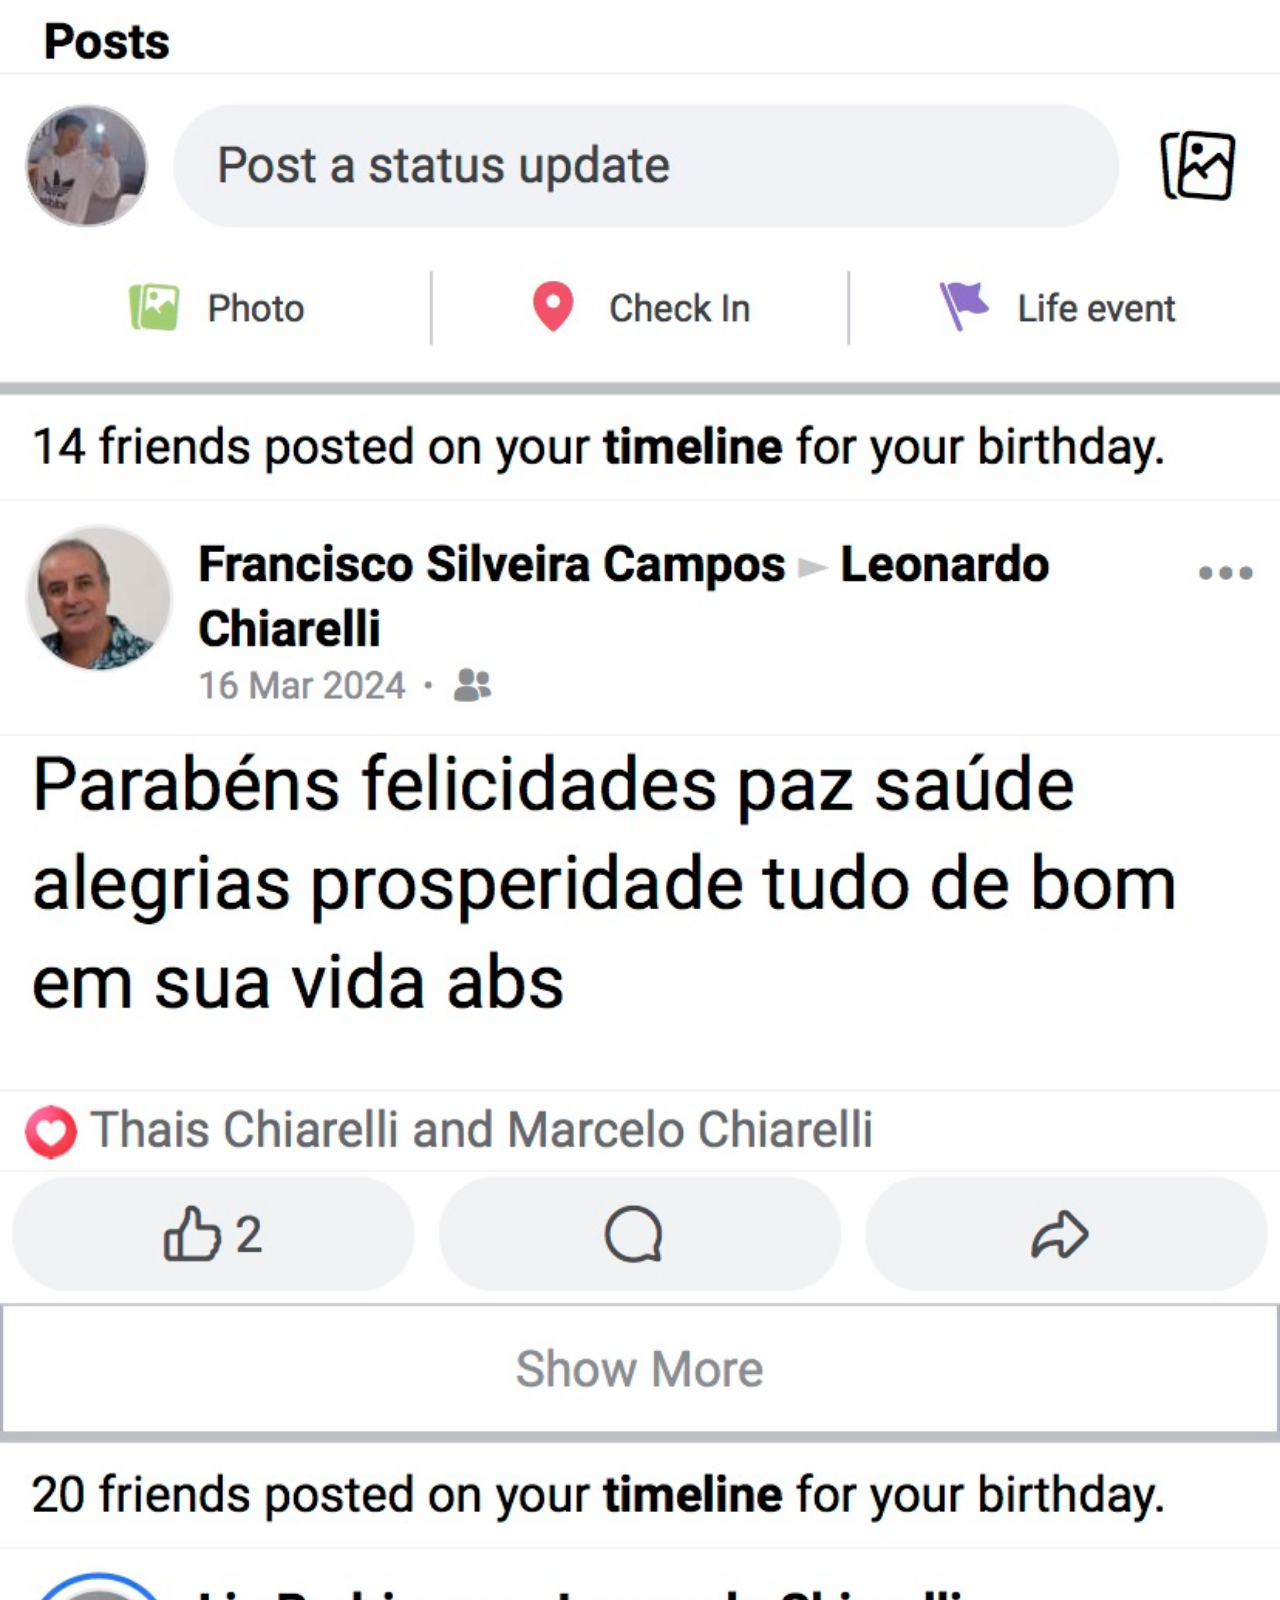
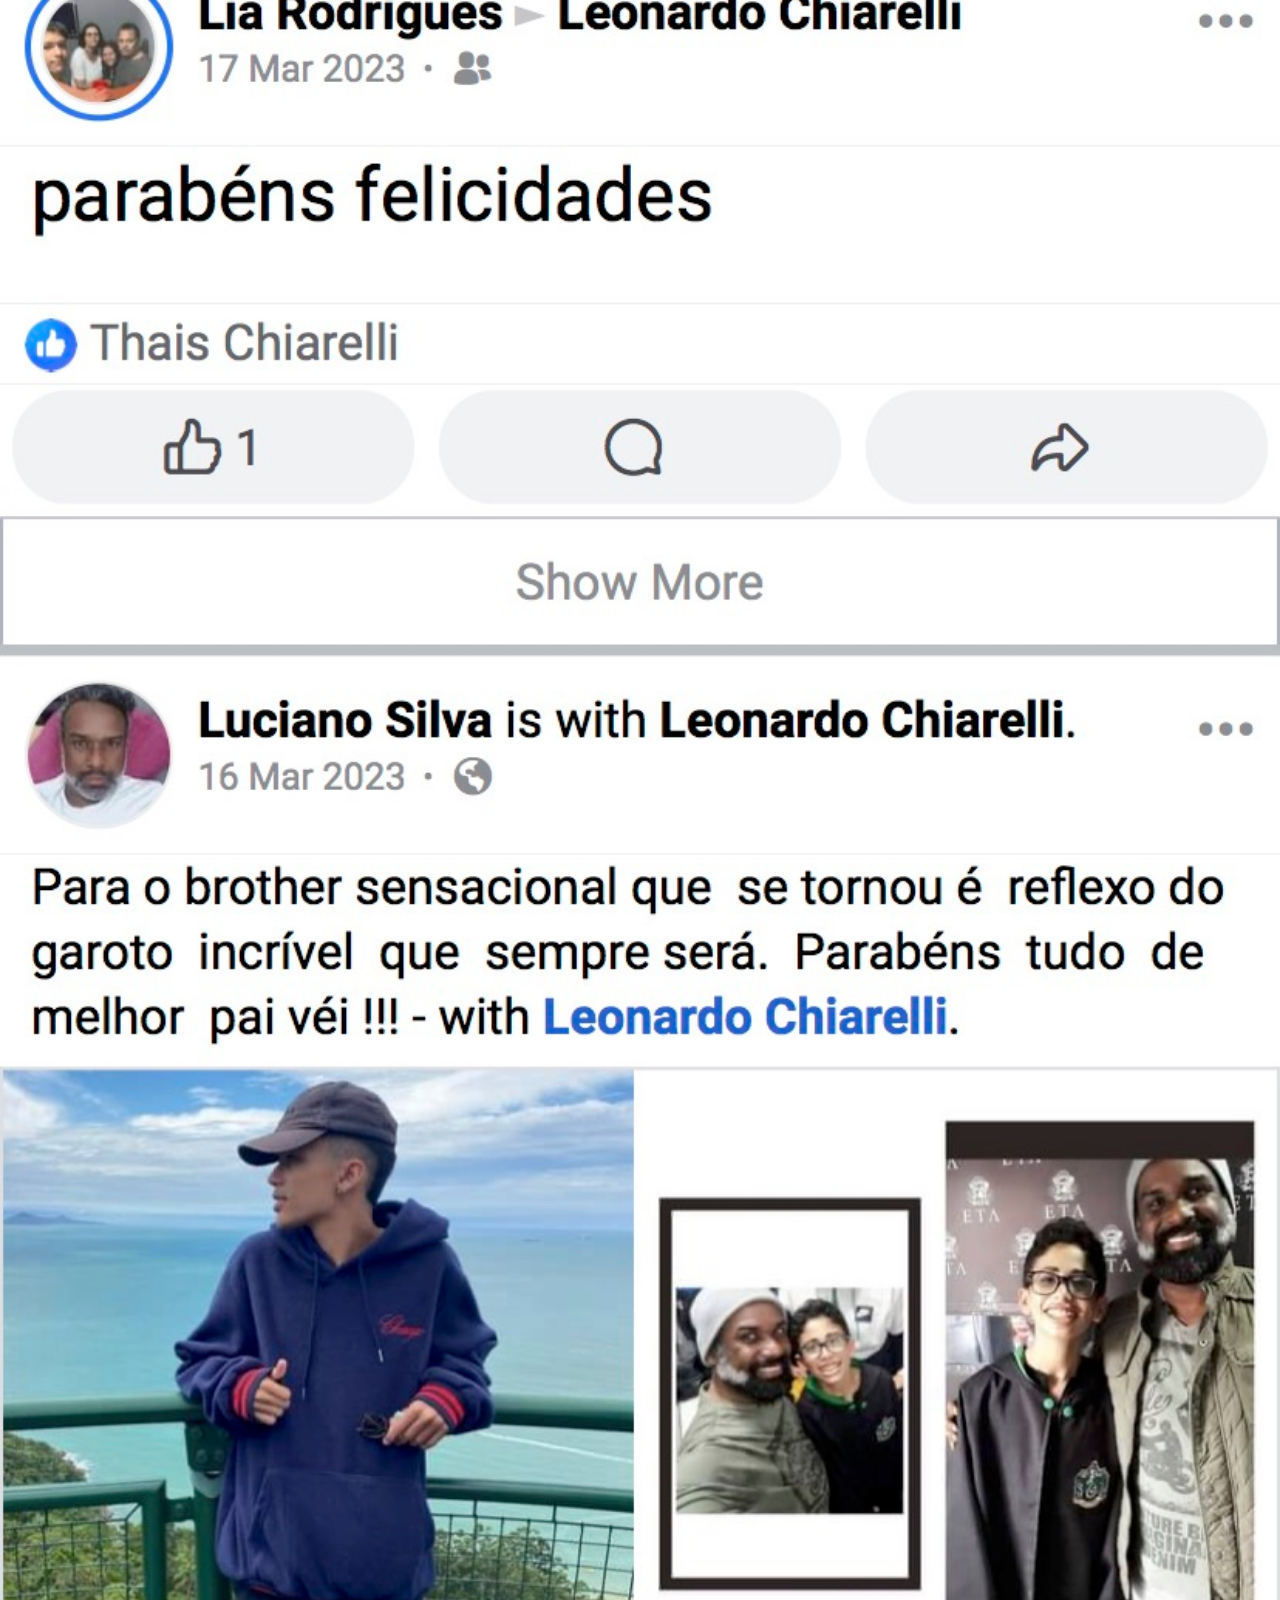
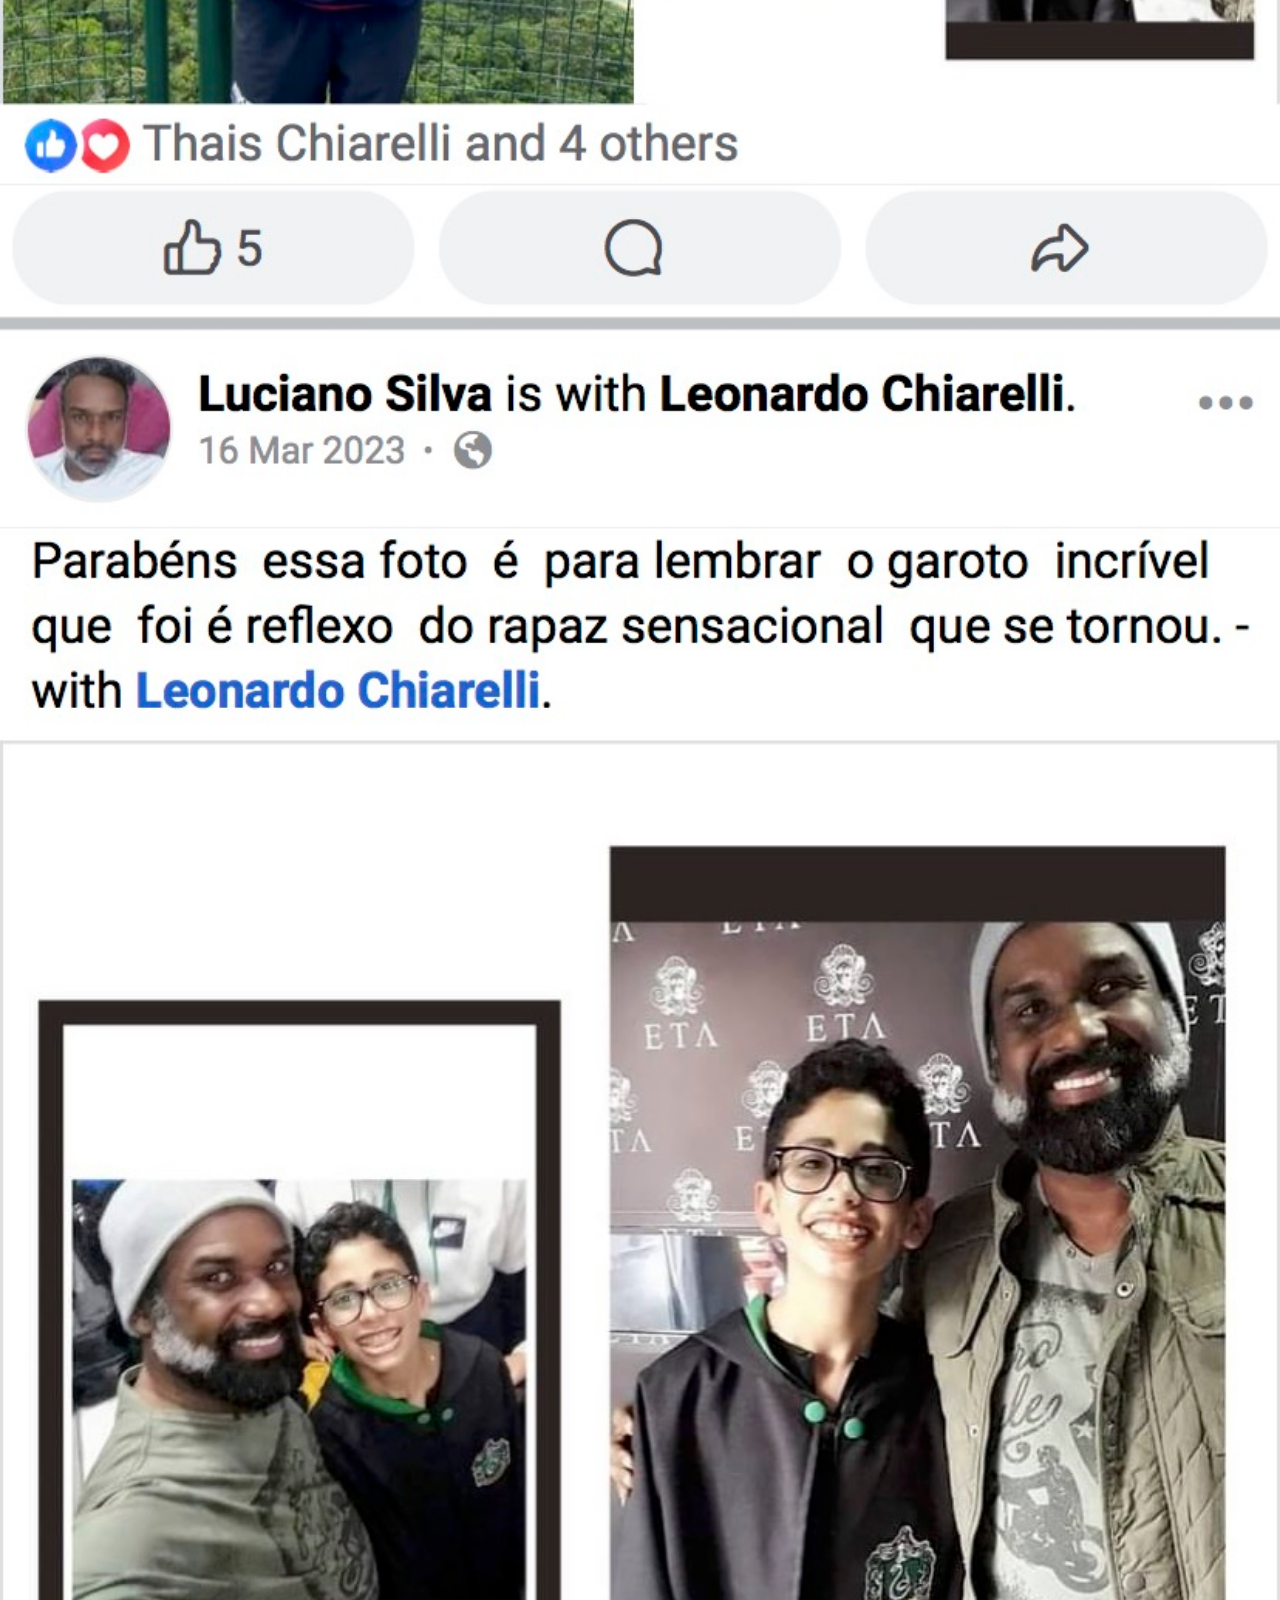
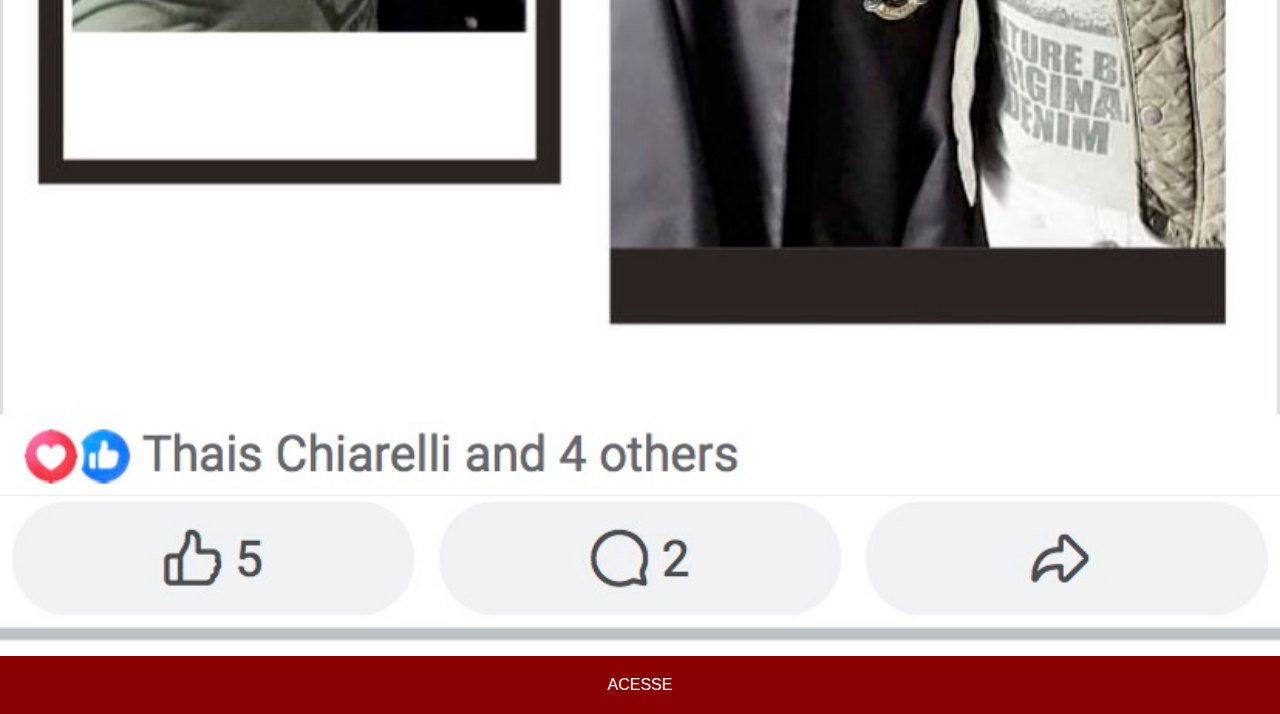
<file: Front-End/projeto-social/facebook.html>
<!DOCTYPE html>
<html lang="pt-br">
    <head>
        <meta charset="UTF-8">
        <meta name="viewport" content="width=device-width, initial-scale=10.">
        <title>Facebook</title>
        <link rel="stylesheet" href="style/social.css">
    </head>
    <body>
        <img src="imagens/Facebook.JPG" alt="Facebook">
        <a href="https://www.facebook.com/leonardo.chiarelli.902/" target="_blank">ACESSE</a>
    </body>
</html>
</file>
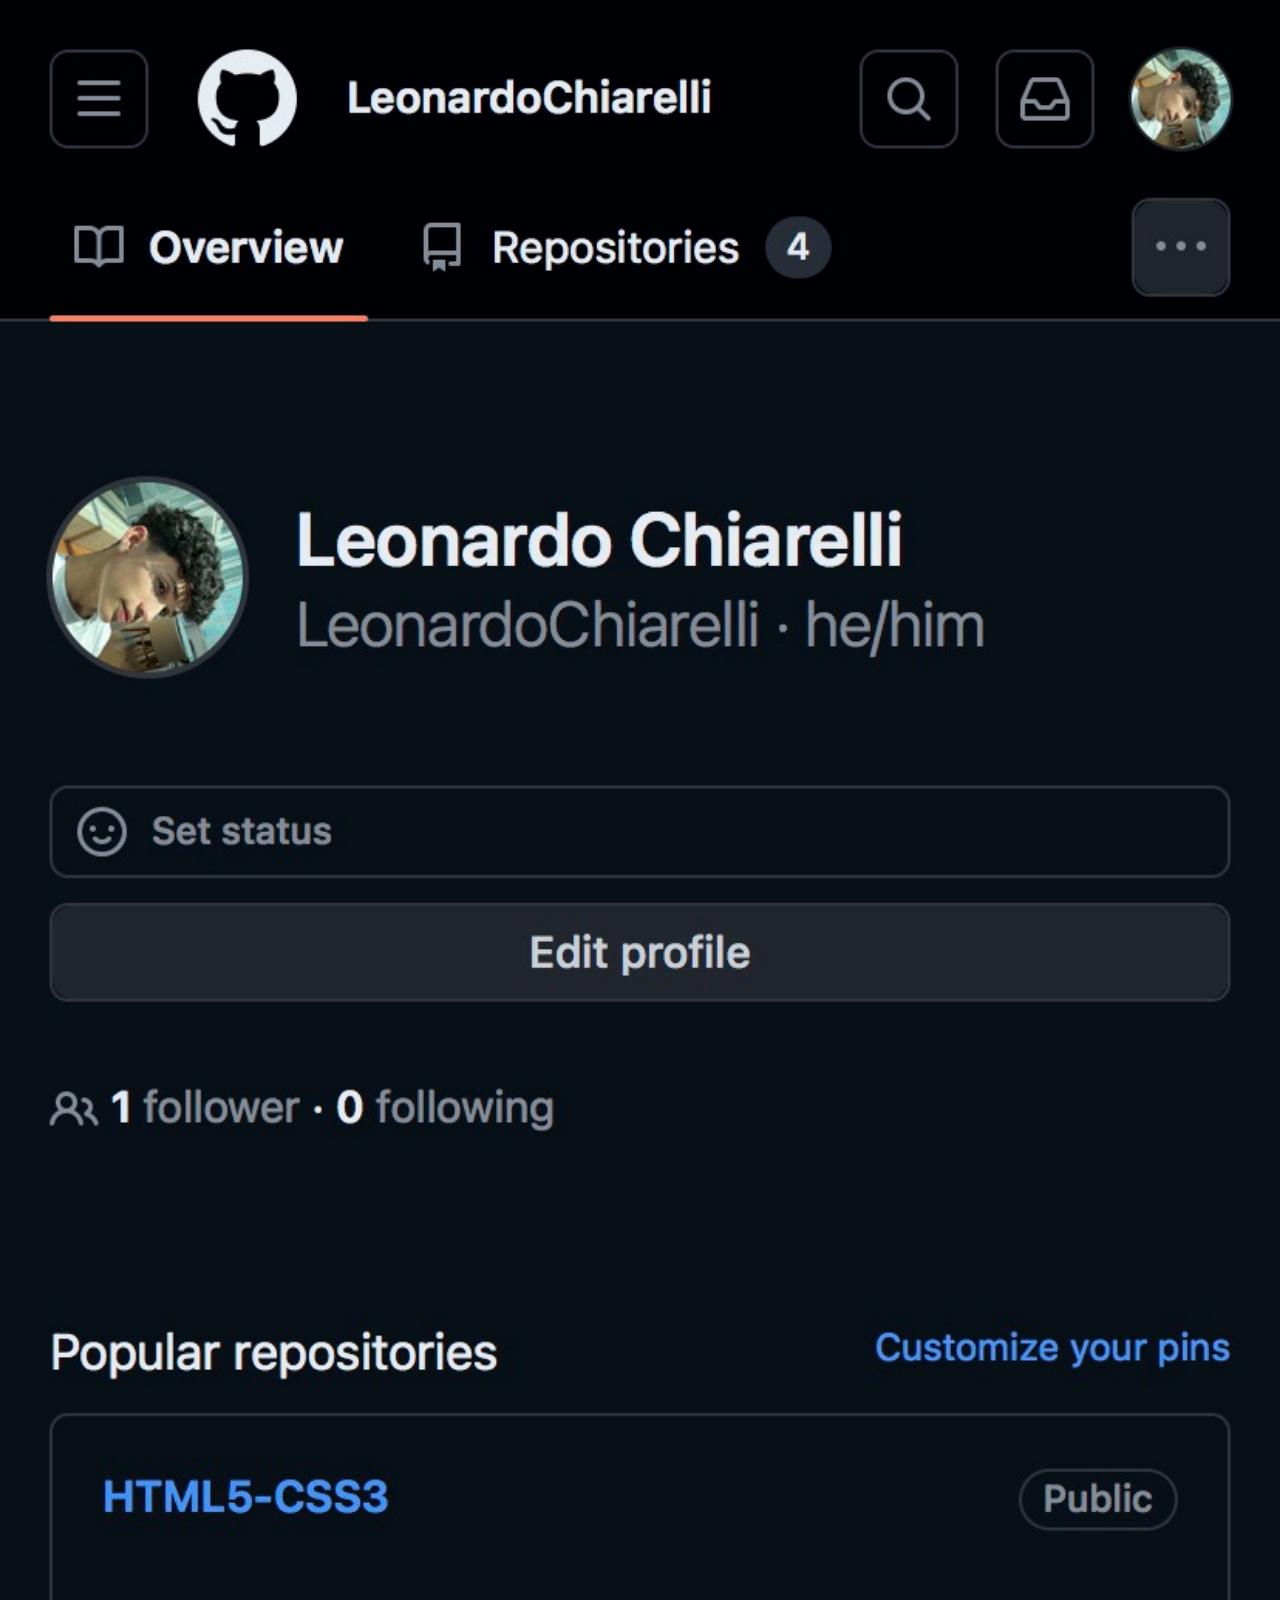
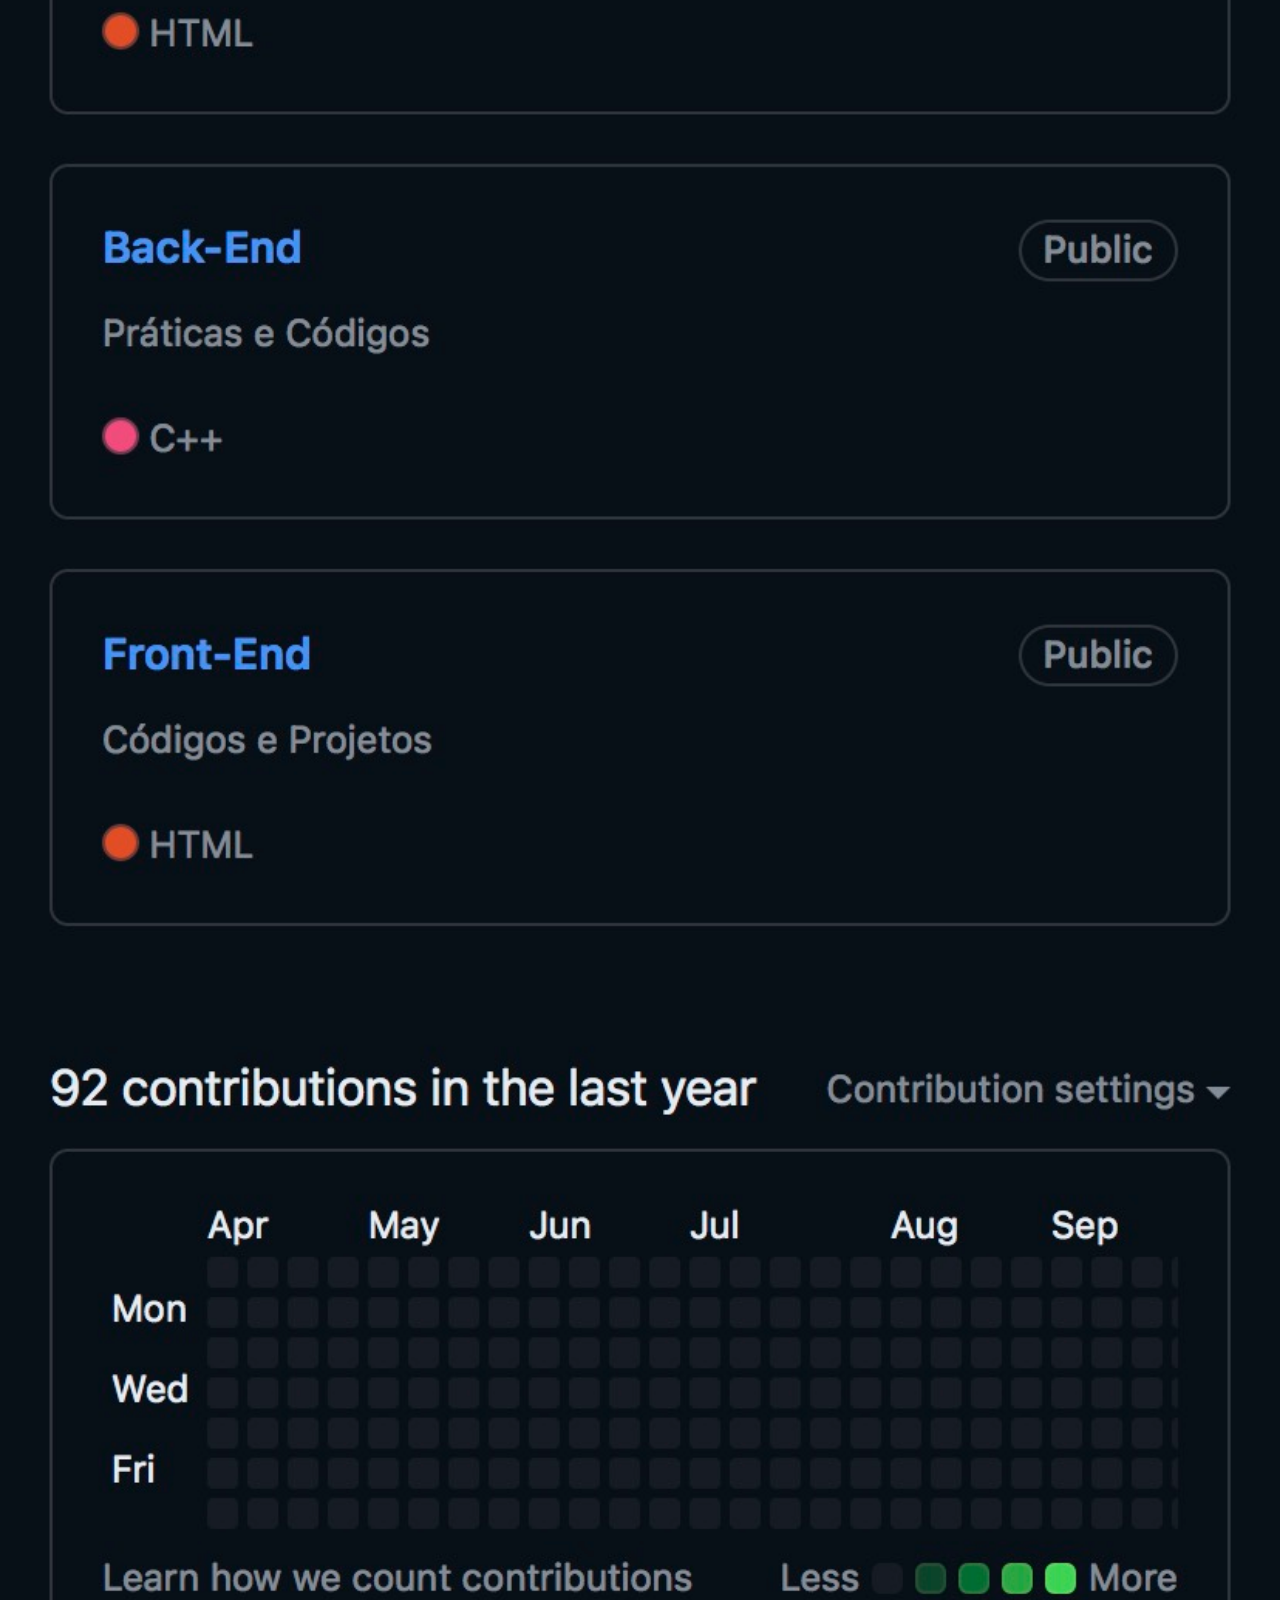
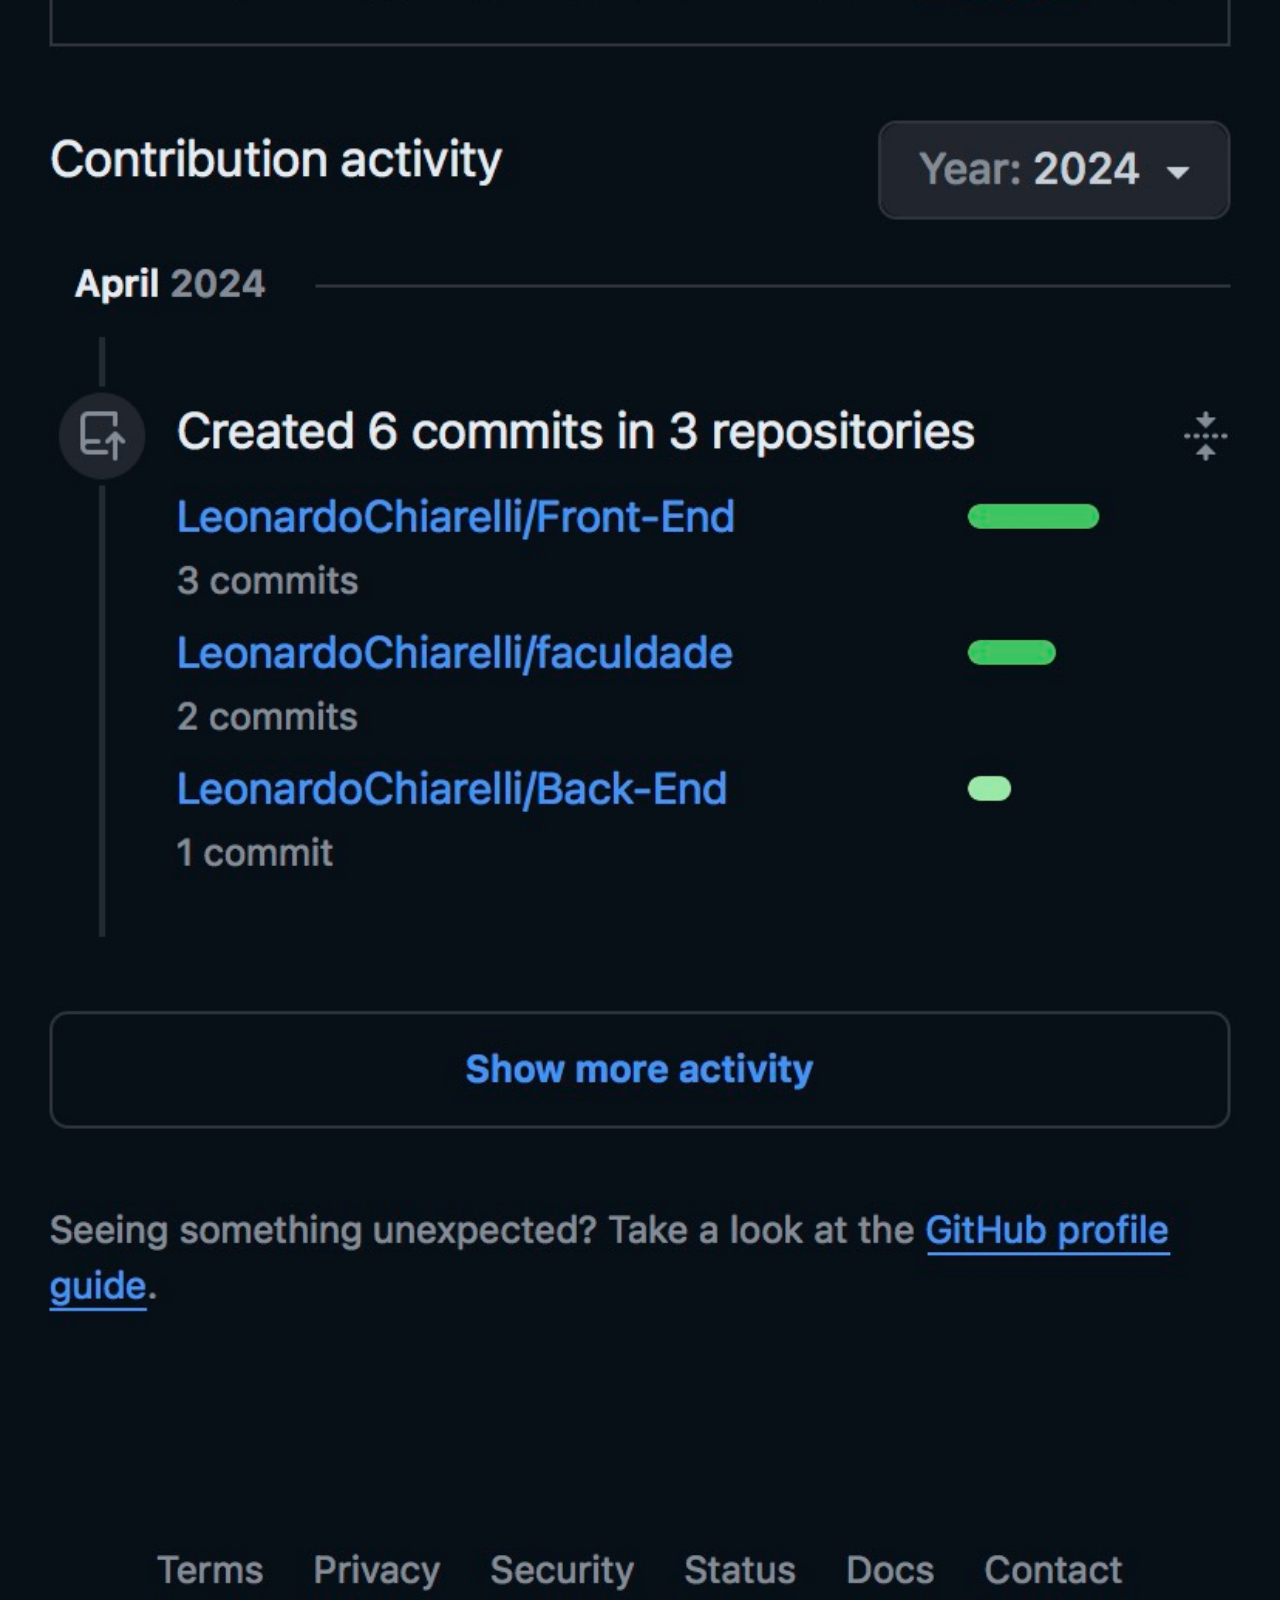
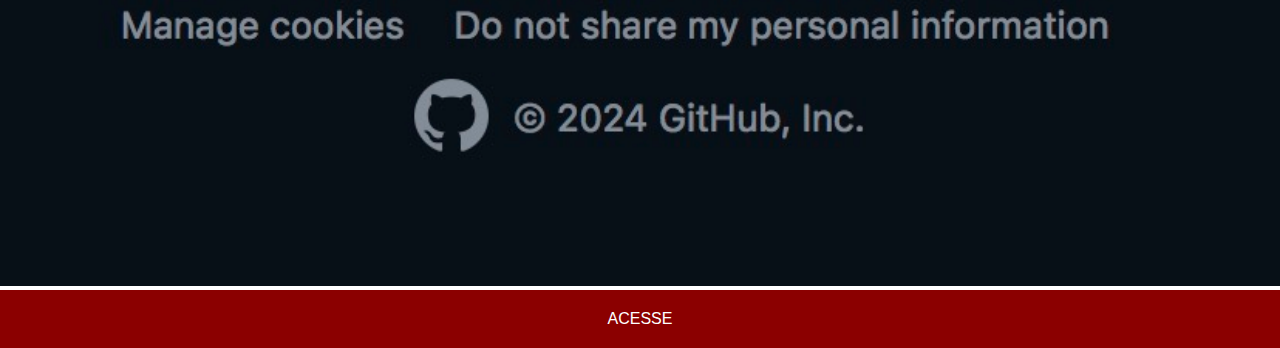
<file: Front-End/projeto-social/github.html>
<!DOCTYPE html>
<html lang="pt-br">
    <head>
        <meta charset="UTF-8">
        <meta name="viewport" content="width=device-width, initial-scale=10.">
        <link rel="stylesheet" href="style/social.css">
        <title>Github</title>
    </head>
    <body>
        <img src="imagens/Github.JPG" alt="GitHub">
        <a href="https://github.com/LeonardoChiarelli" target="_blank">ACESSE</a>
    </body>
</html>
</file>
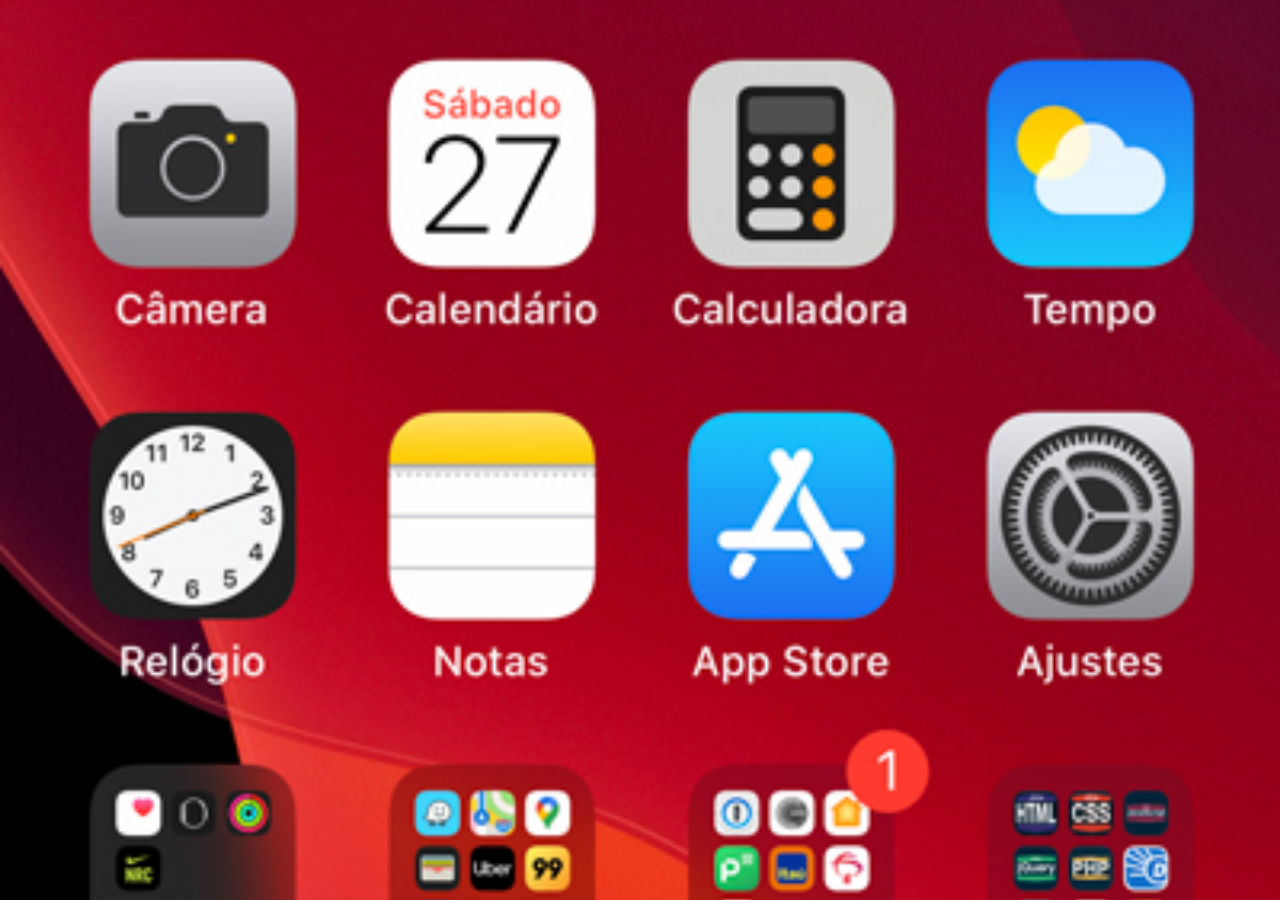
<file: Front-End/projeto-social/home.html>
<!DOCTYPE html>
<html lang="pt-br">
    <head>
        <meta charset="UTF-8">
        <meta name="viewport" content="width=device-width, initial-scale=1.0">
        <title>Home</title>
    </head>
    <style>
        *{
            margin: 0px;
            padding: 0px;
        }

        body{
            width: 100vw;
            height: 100vh;
            background: black url('imagens/tela-home.jpg') no-repeat top center;
            background-size: cover;
        }
    </style>
    <body>

    </body>
</html>
</file>
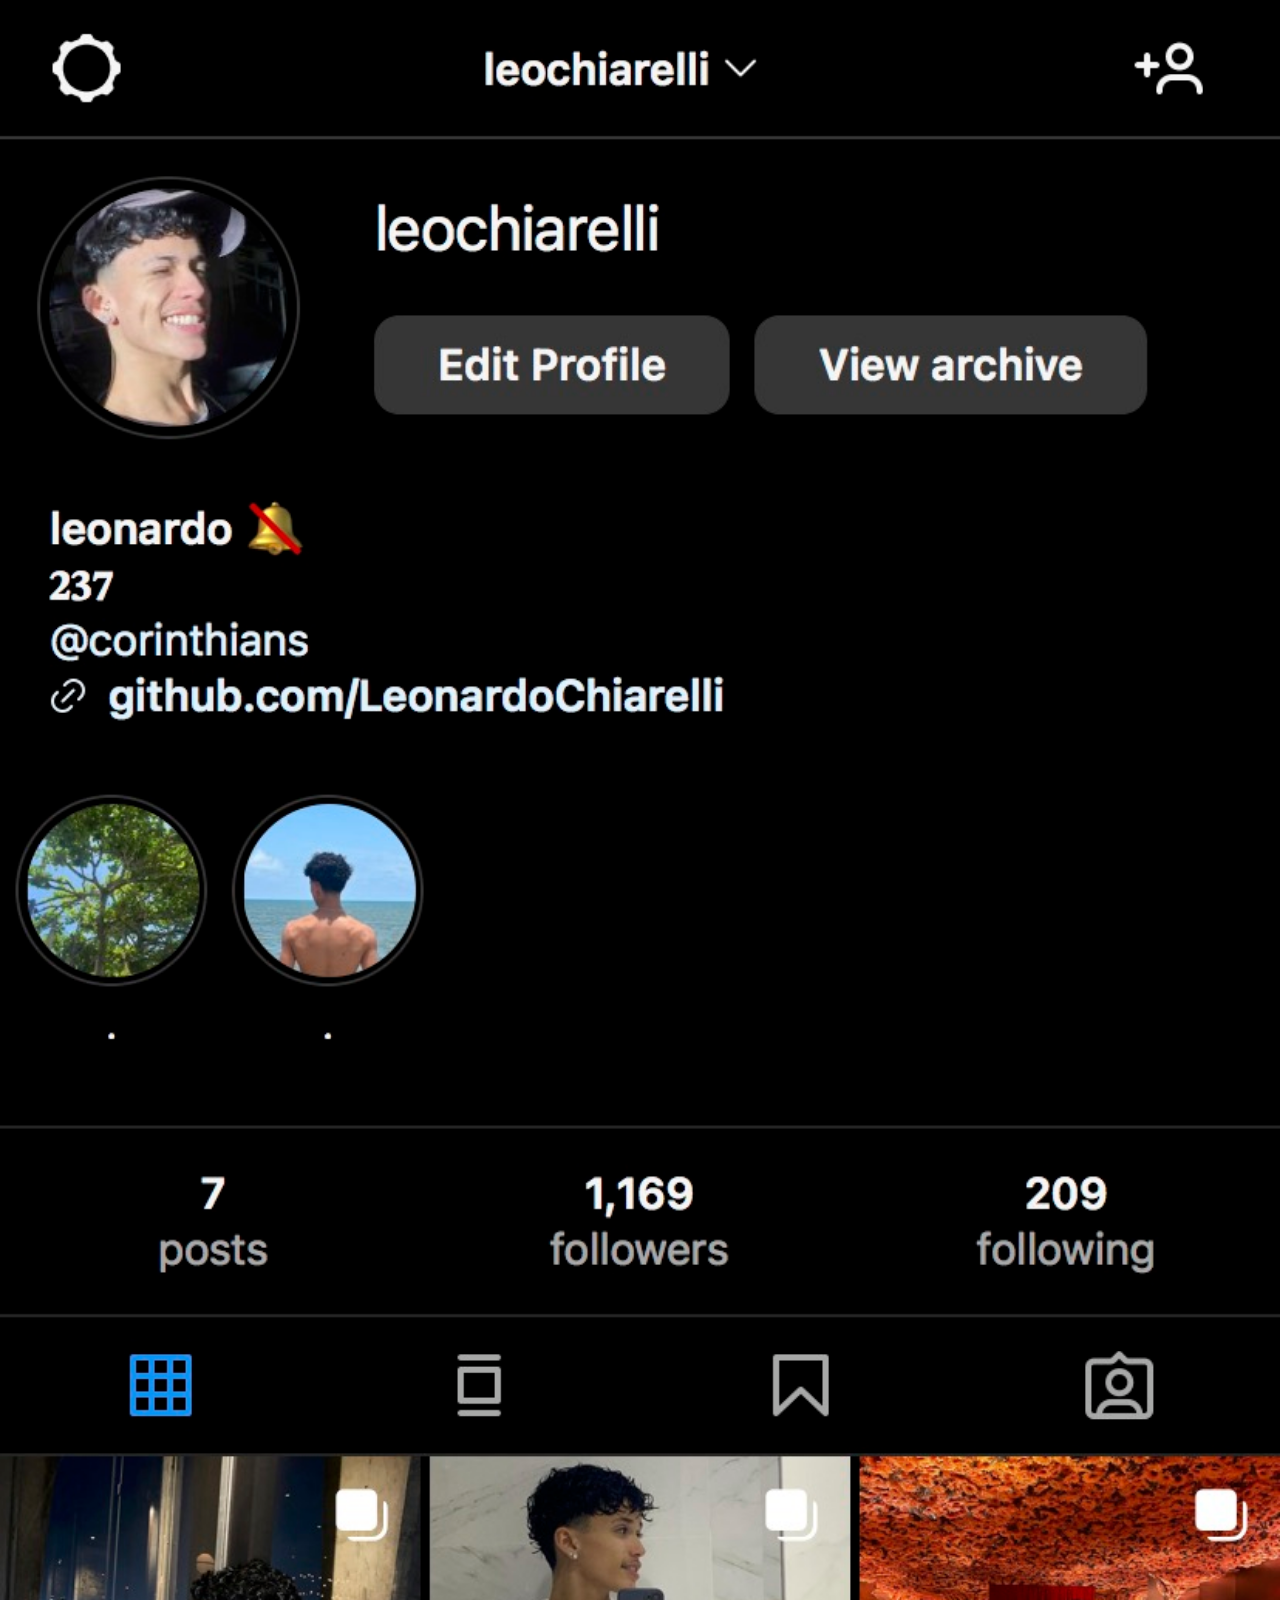
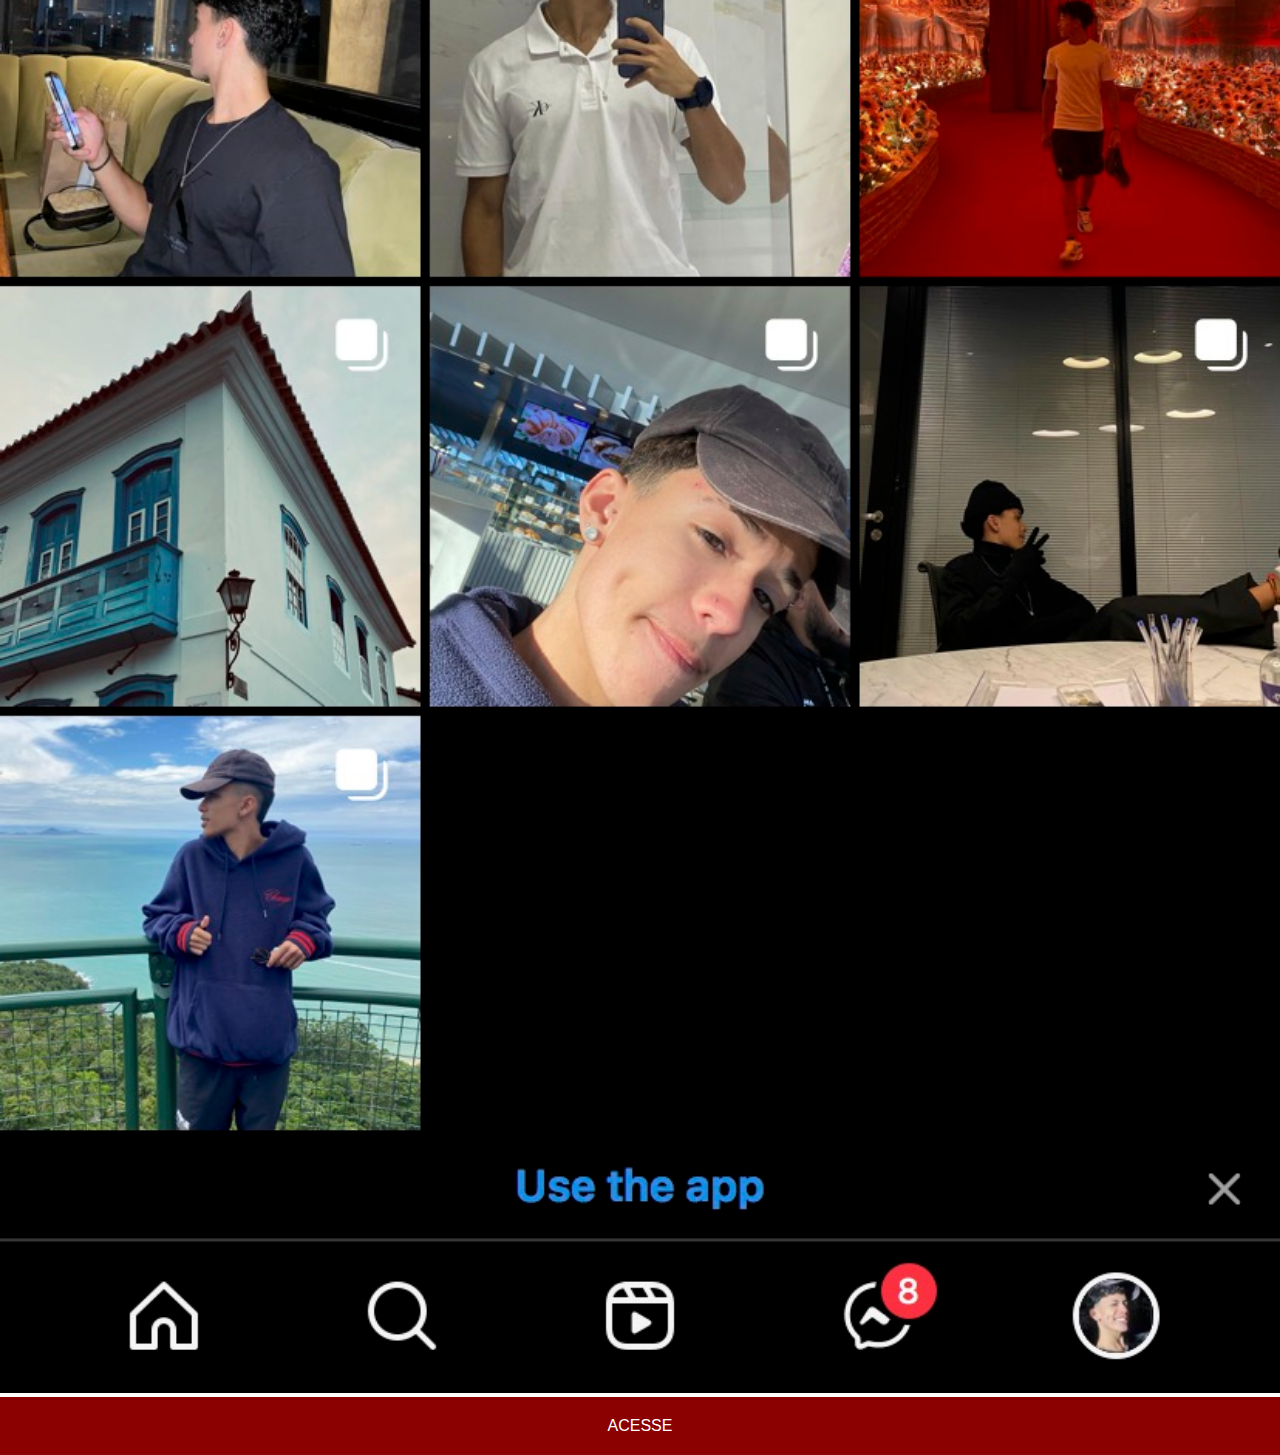
<file: Front-End/projeto-social/instagram.html>
<!DOCTYPE html>
<html lang="pt-br">
    <head>
        <meta charset="UTF-8">
        <meta name="viewport" content="width=device-width, initial-scale=10.">
        <title>Instagram</title>
        <link rel="stylesheet" href="style/social.css">
    </head>
    <body>
        <img src="imagens/Instagram.JPG" alt="Instagram">
        <a href="https://instagram.com/leochiarelli" target="_blank">ACESSE</a>
    </body>
</html>
</file>
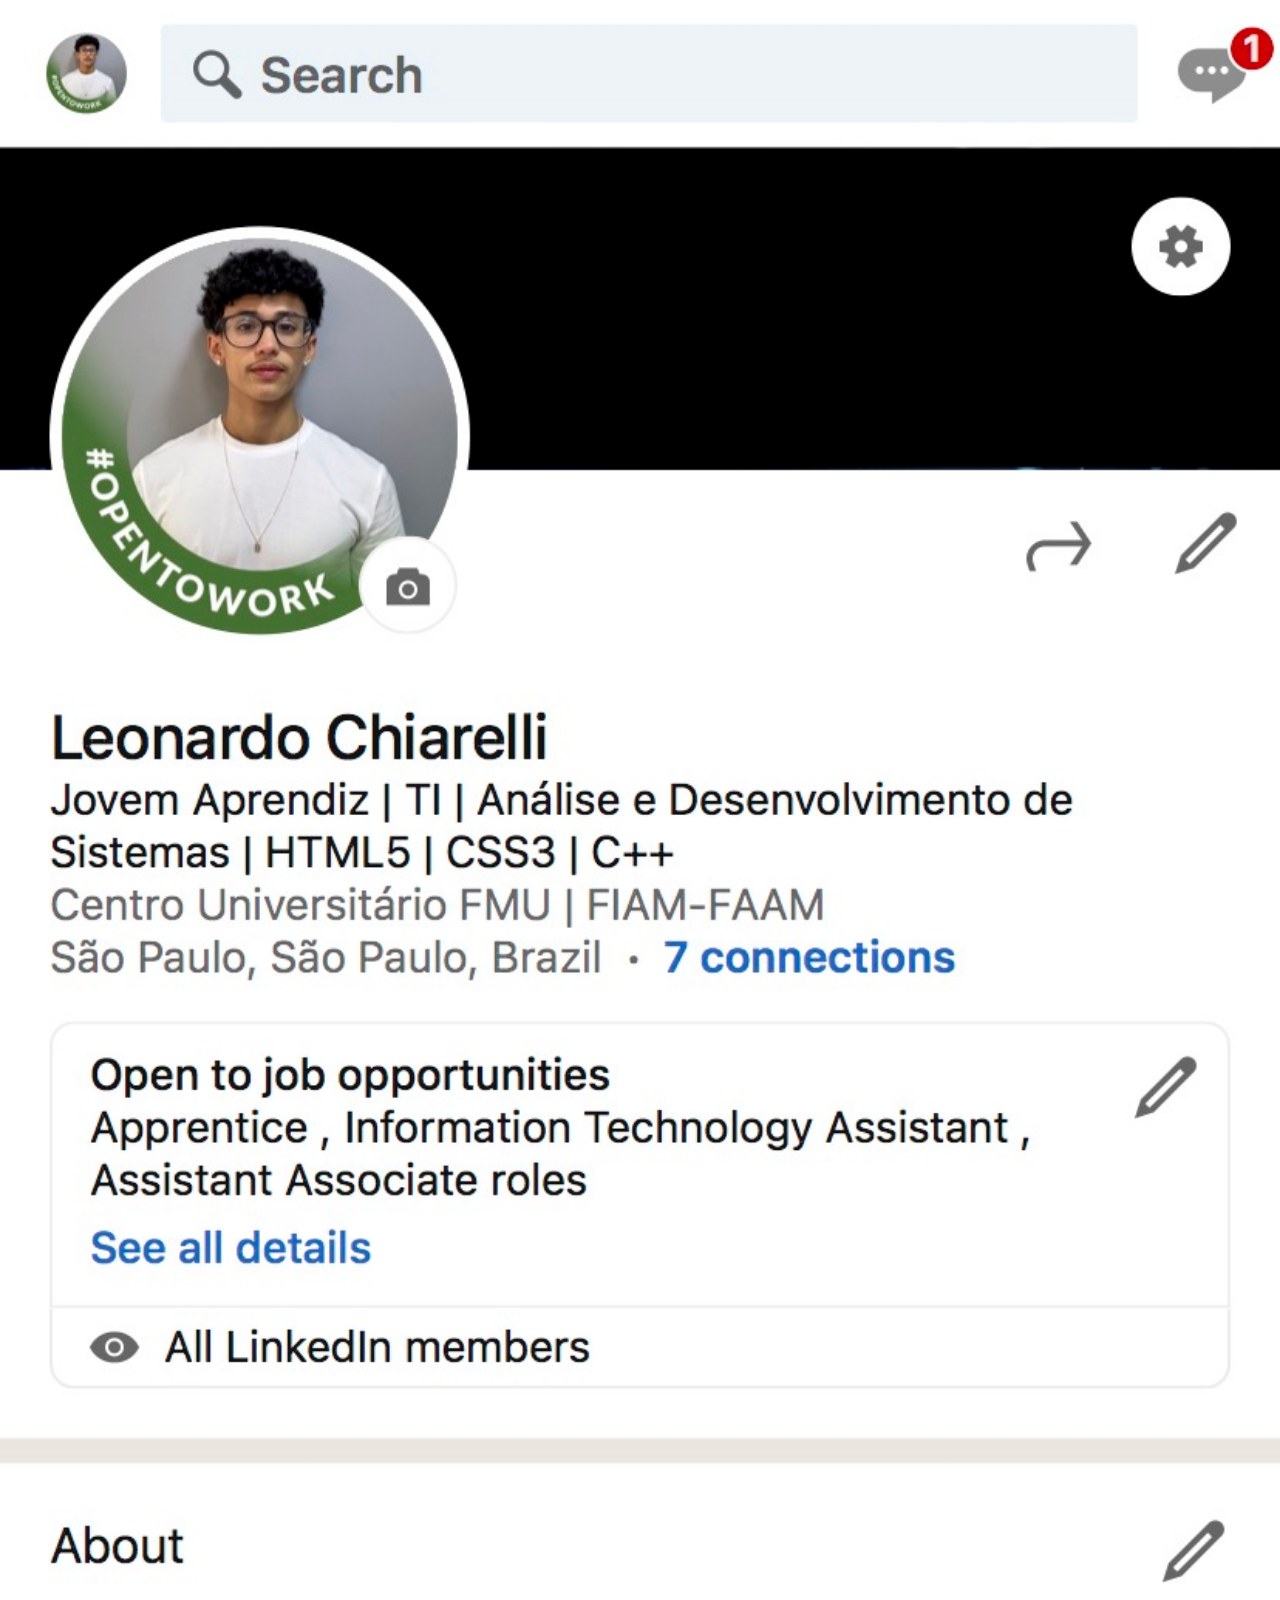
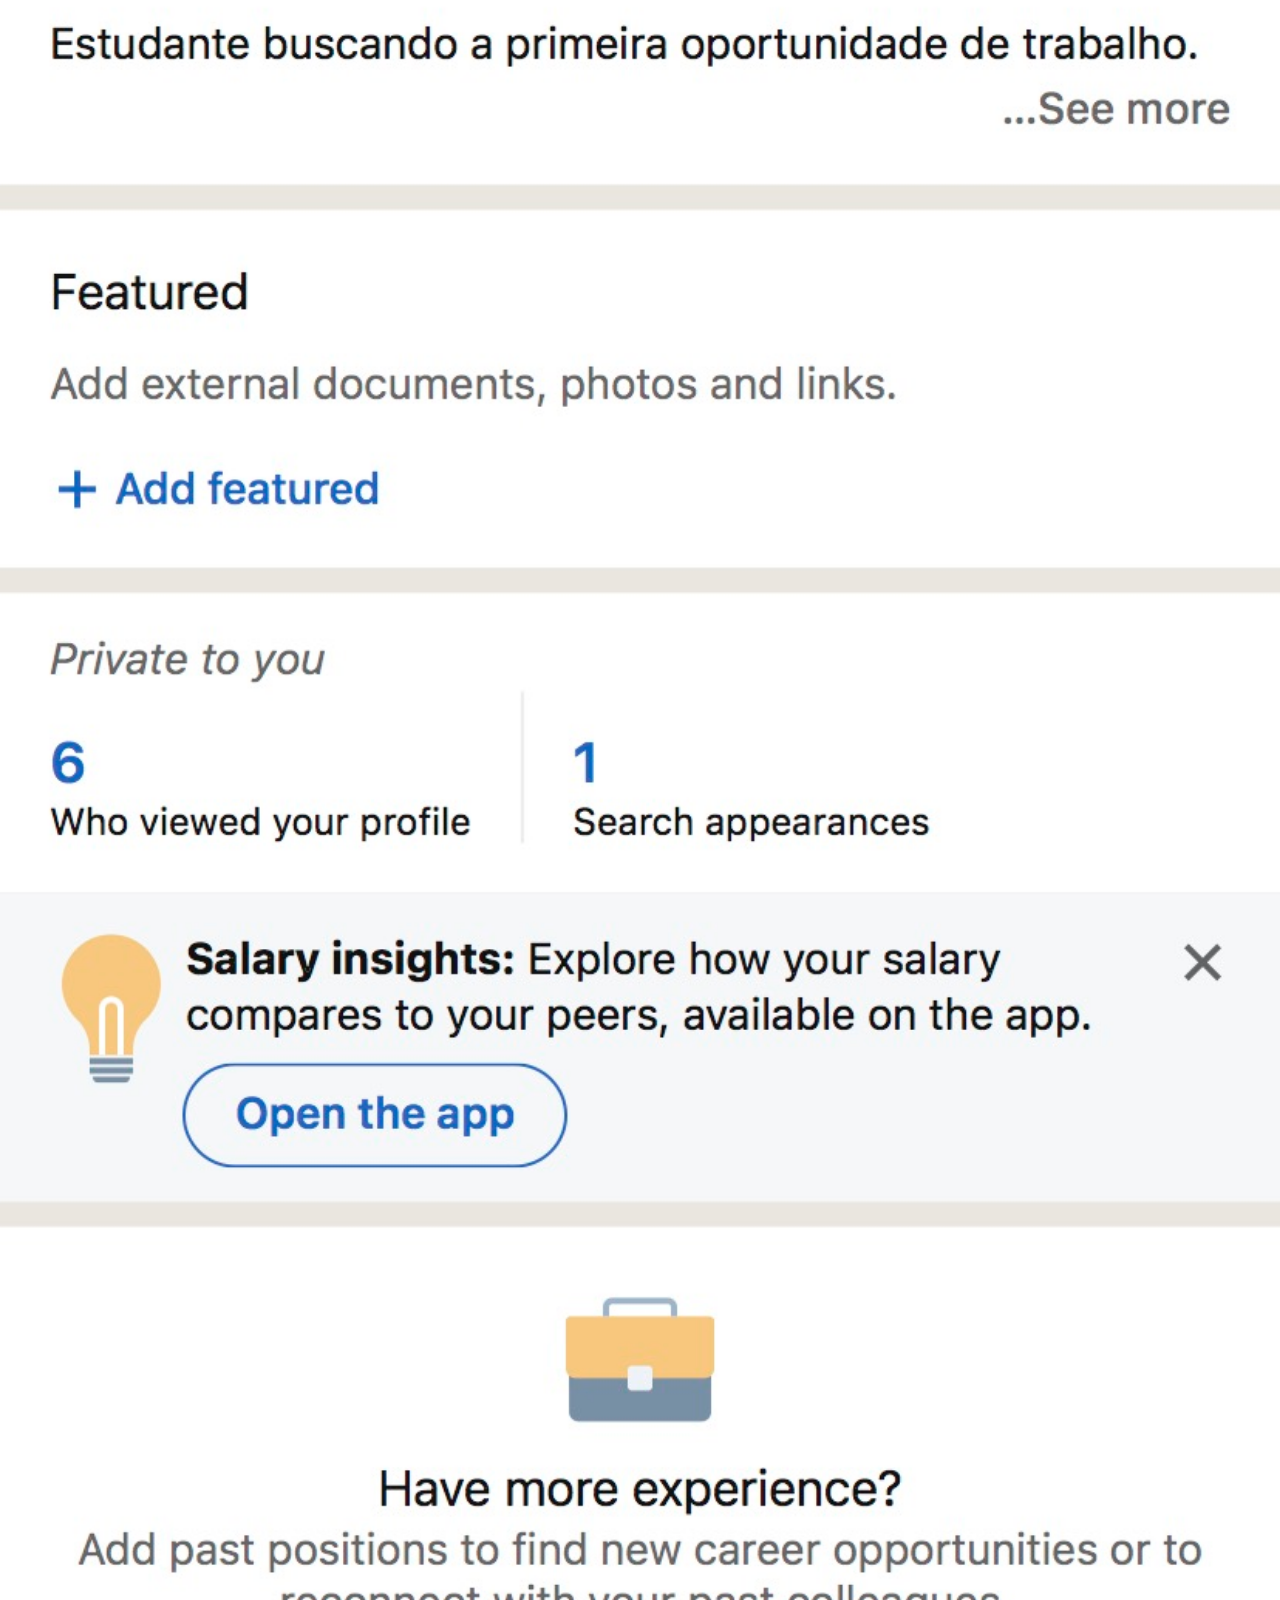
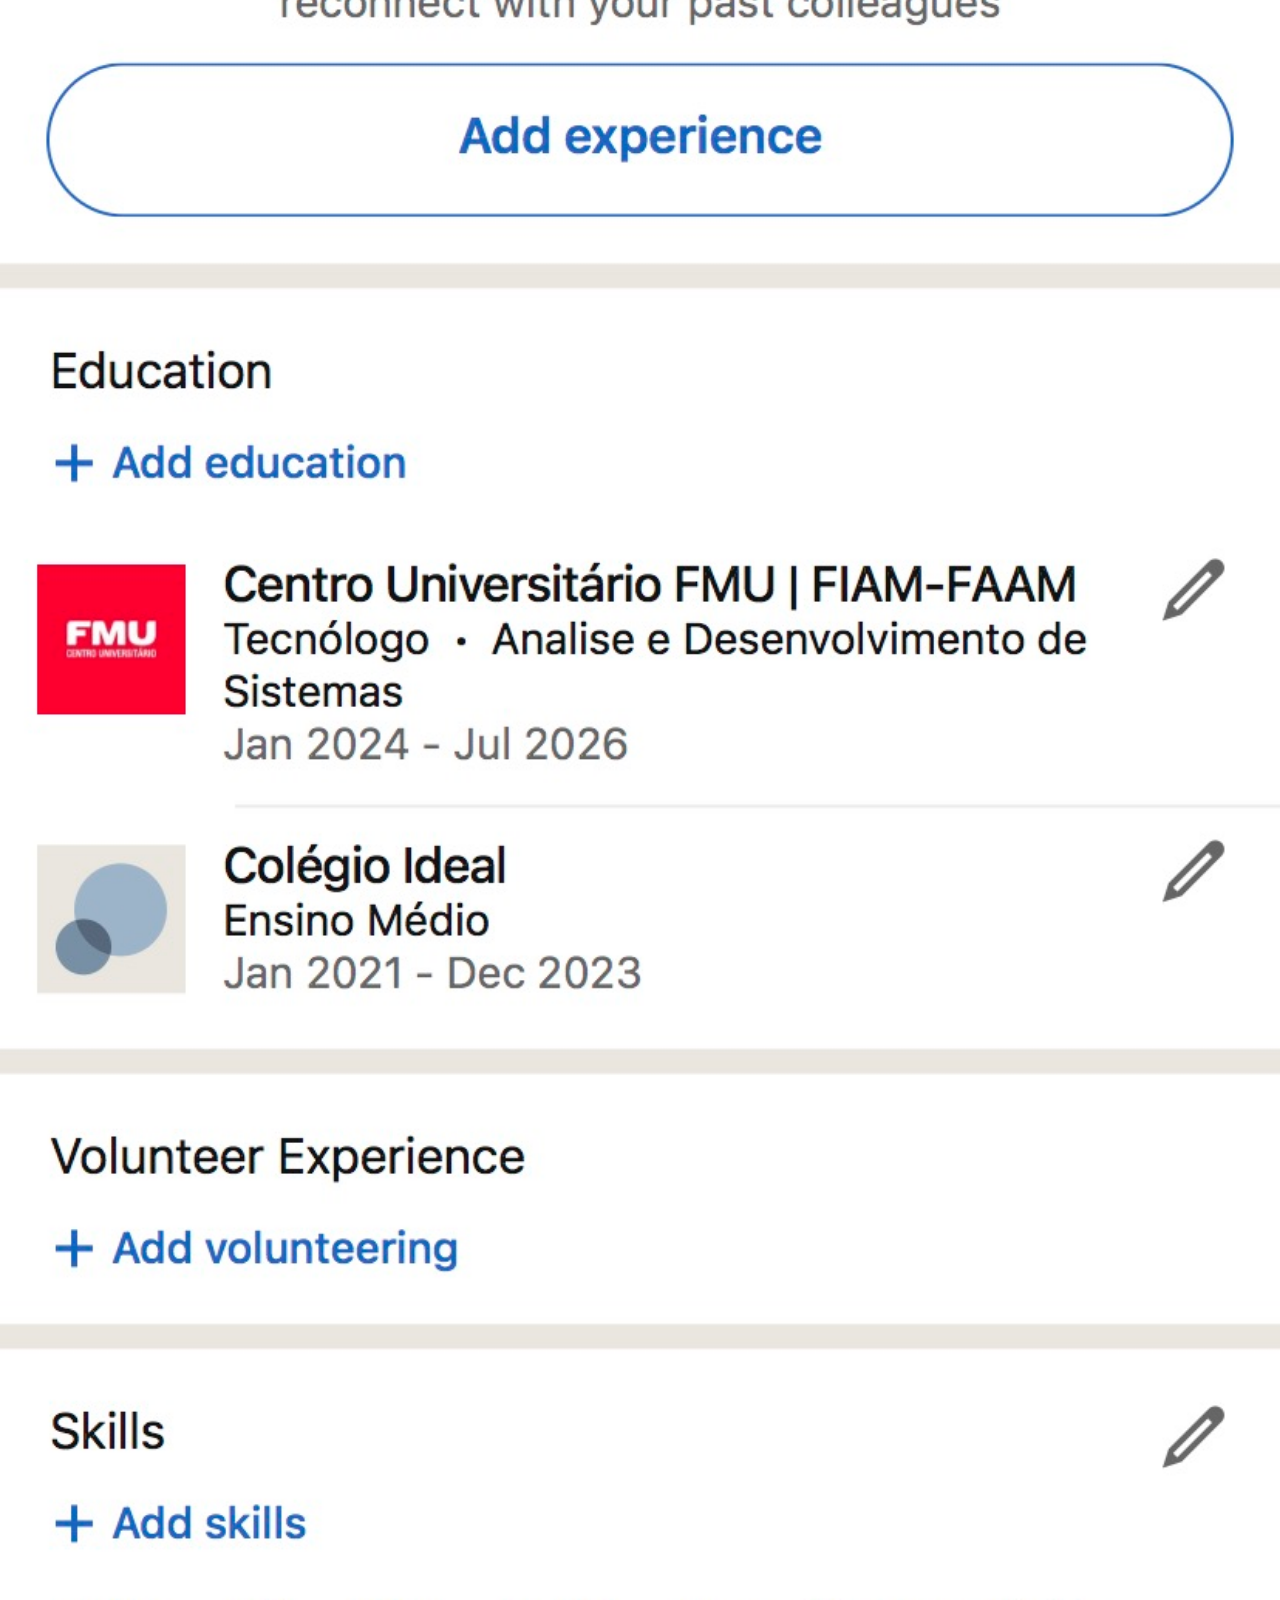
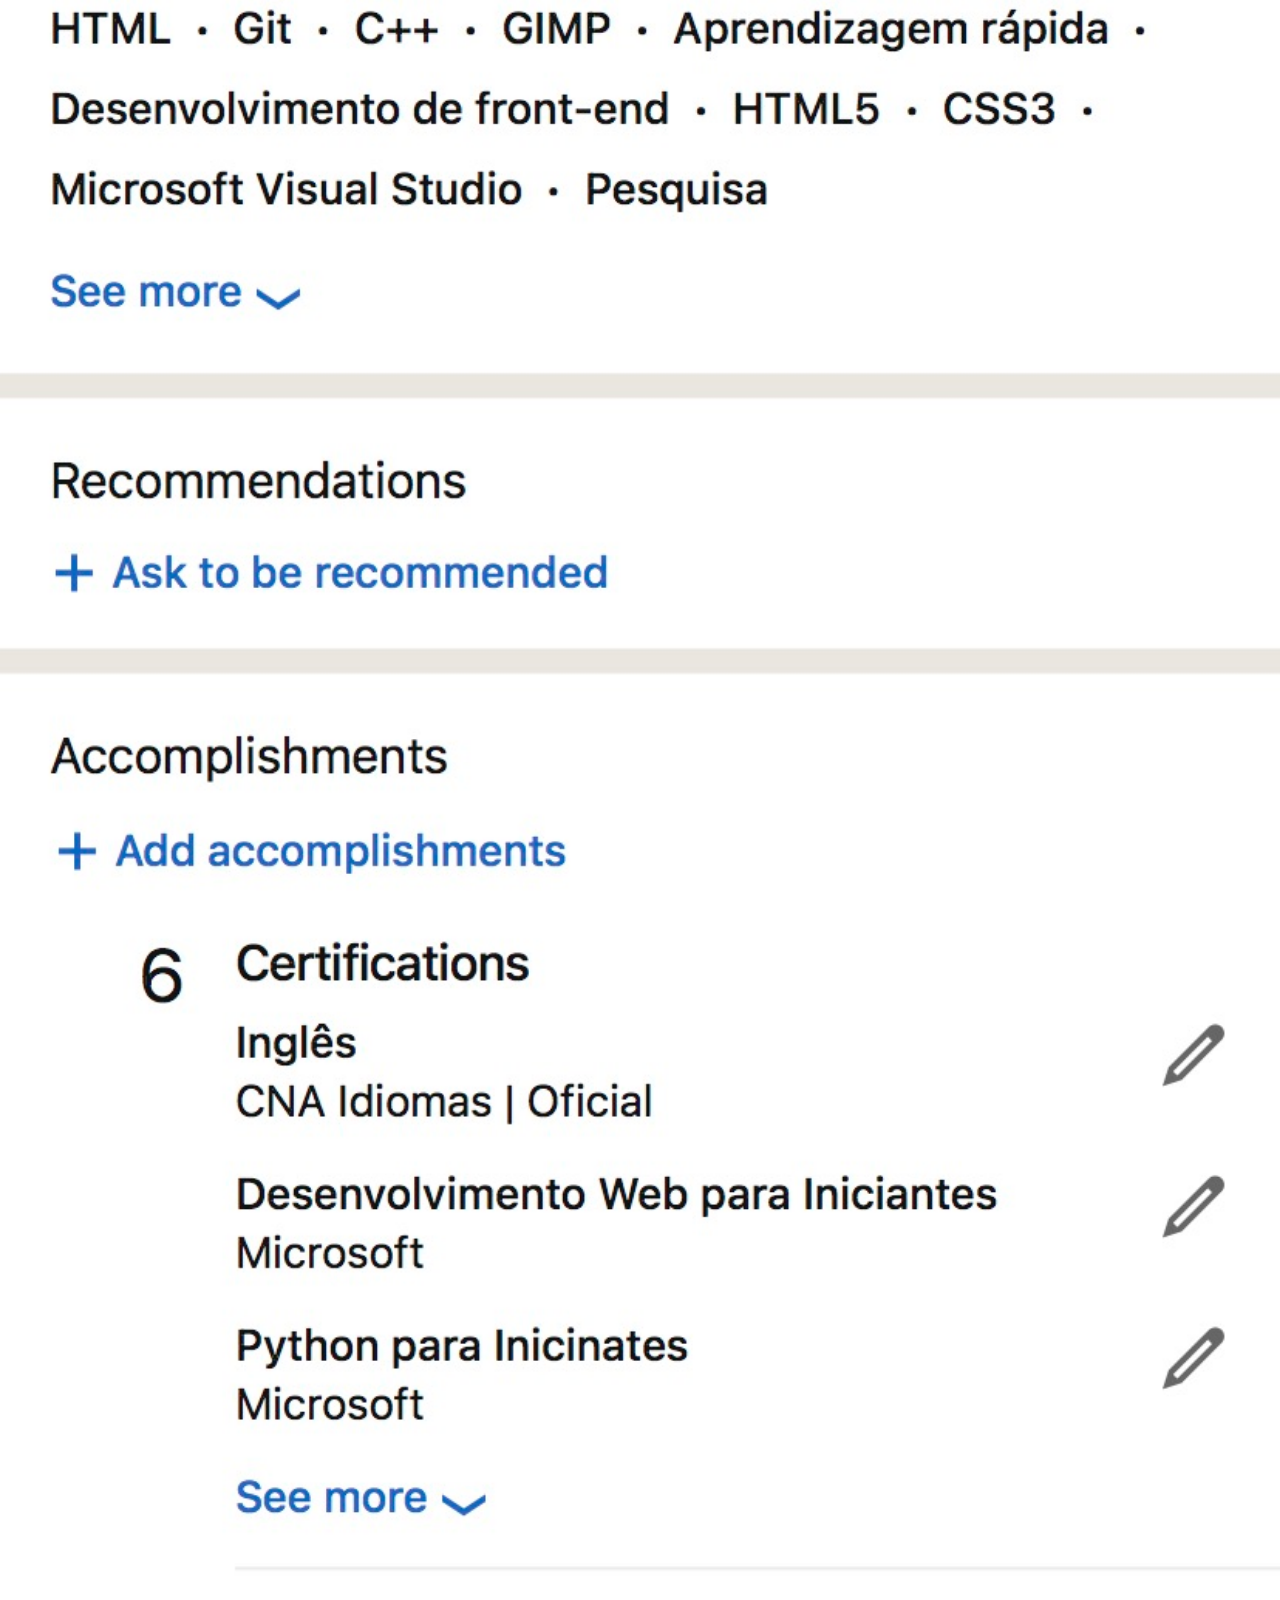
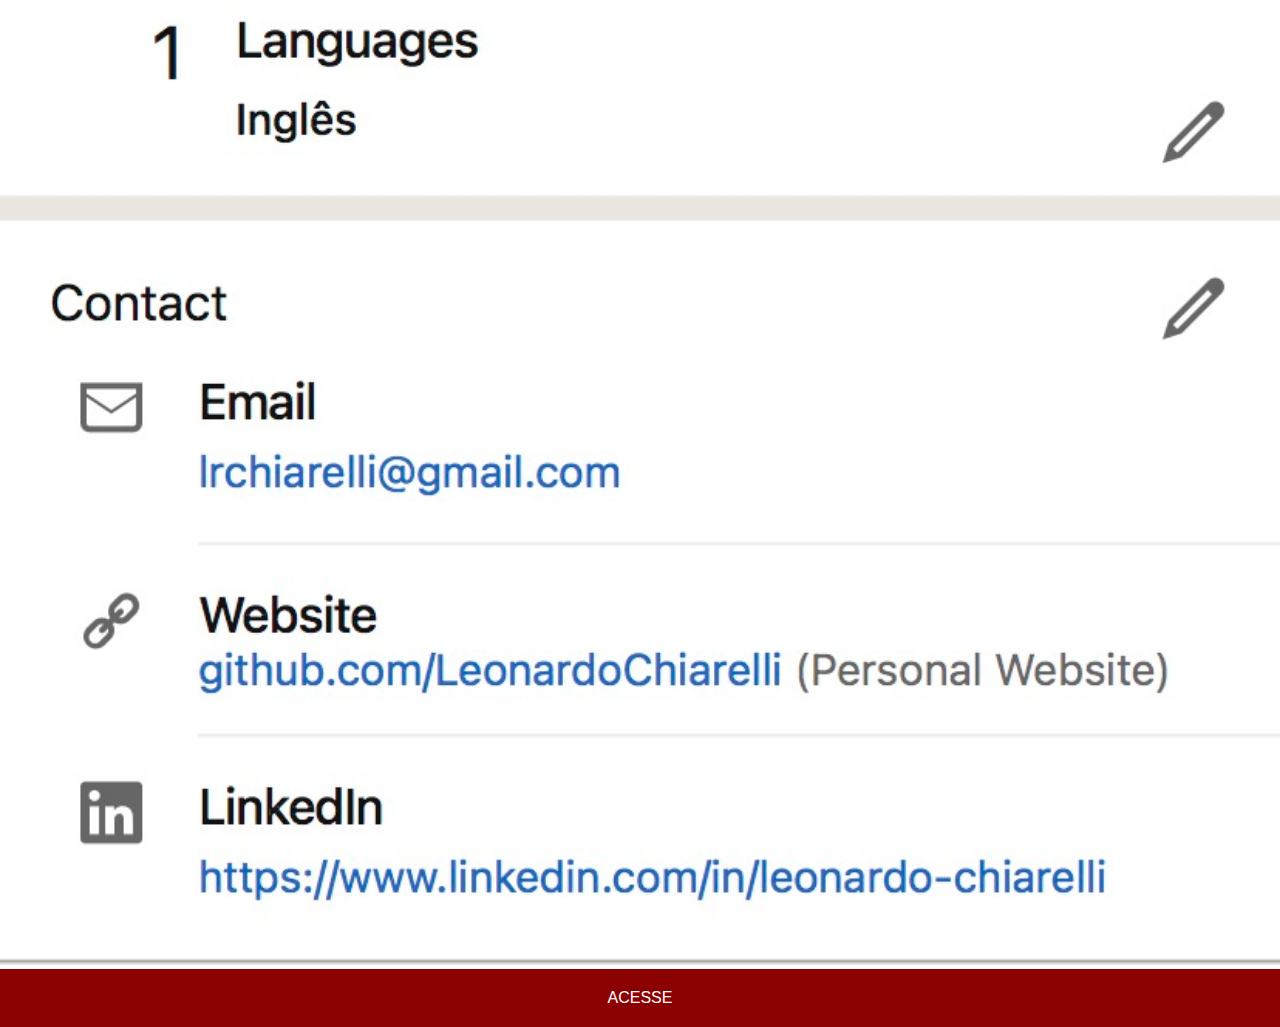
<file: Front-End/projeto-social/linkedIn.html>
<!DOCTYPE html>
<html lang="pt-br">
    <head>
        <meta charset="UTF-8">
        <meta name="viewport" content="width=device-width, initial-scale=10.">
        <title>LinkedIn</title>
     <link rel="stylesheet" href="style/social.css">
    </head>
    <body>
        <img src="imagens/LinkedIn.JPG" alt="LinkedIn">
        <a href="https://www.linkedin.com/in/leonardo-chiarelli/" target="_blank">ACESSE</a>
    </body>
</html>
</file>
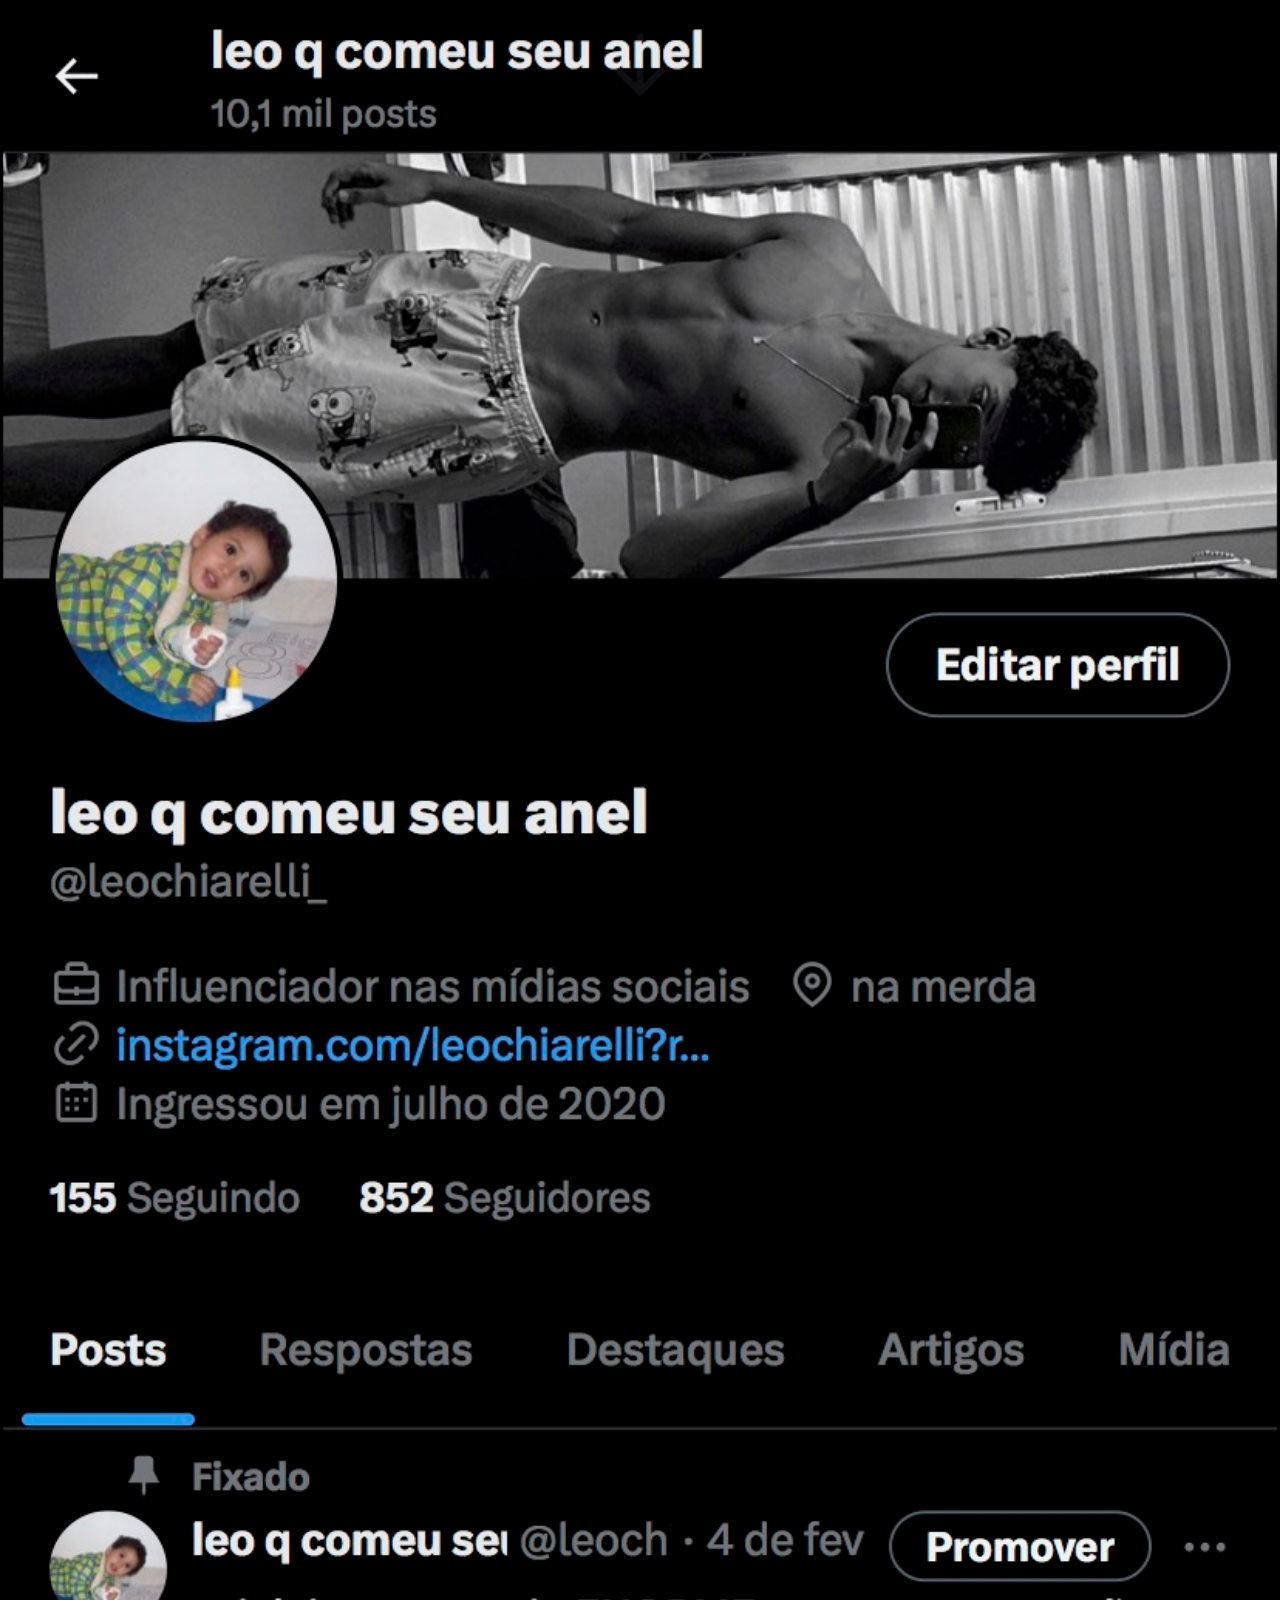
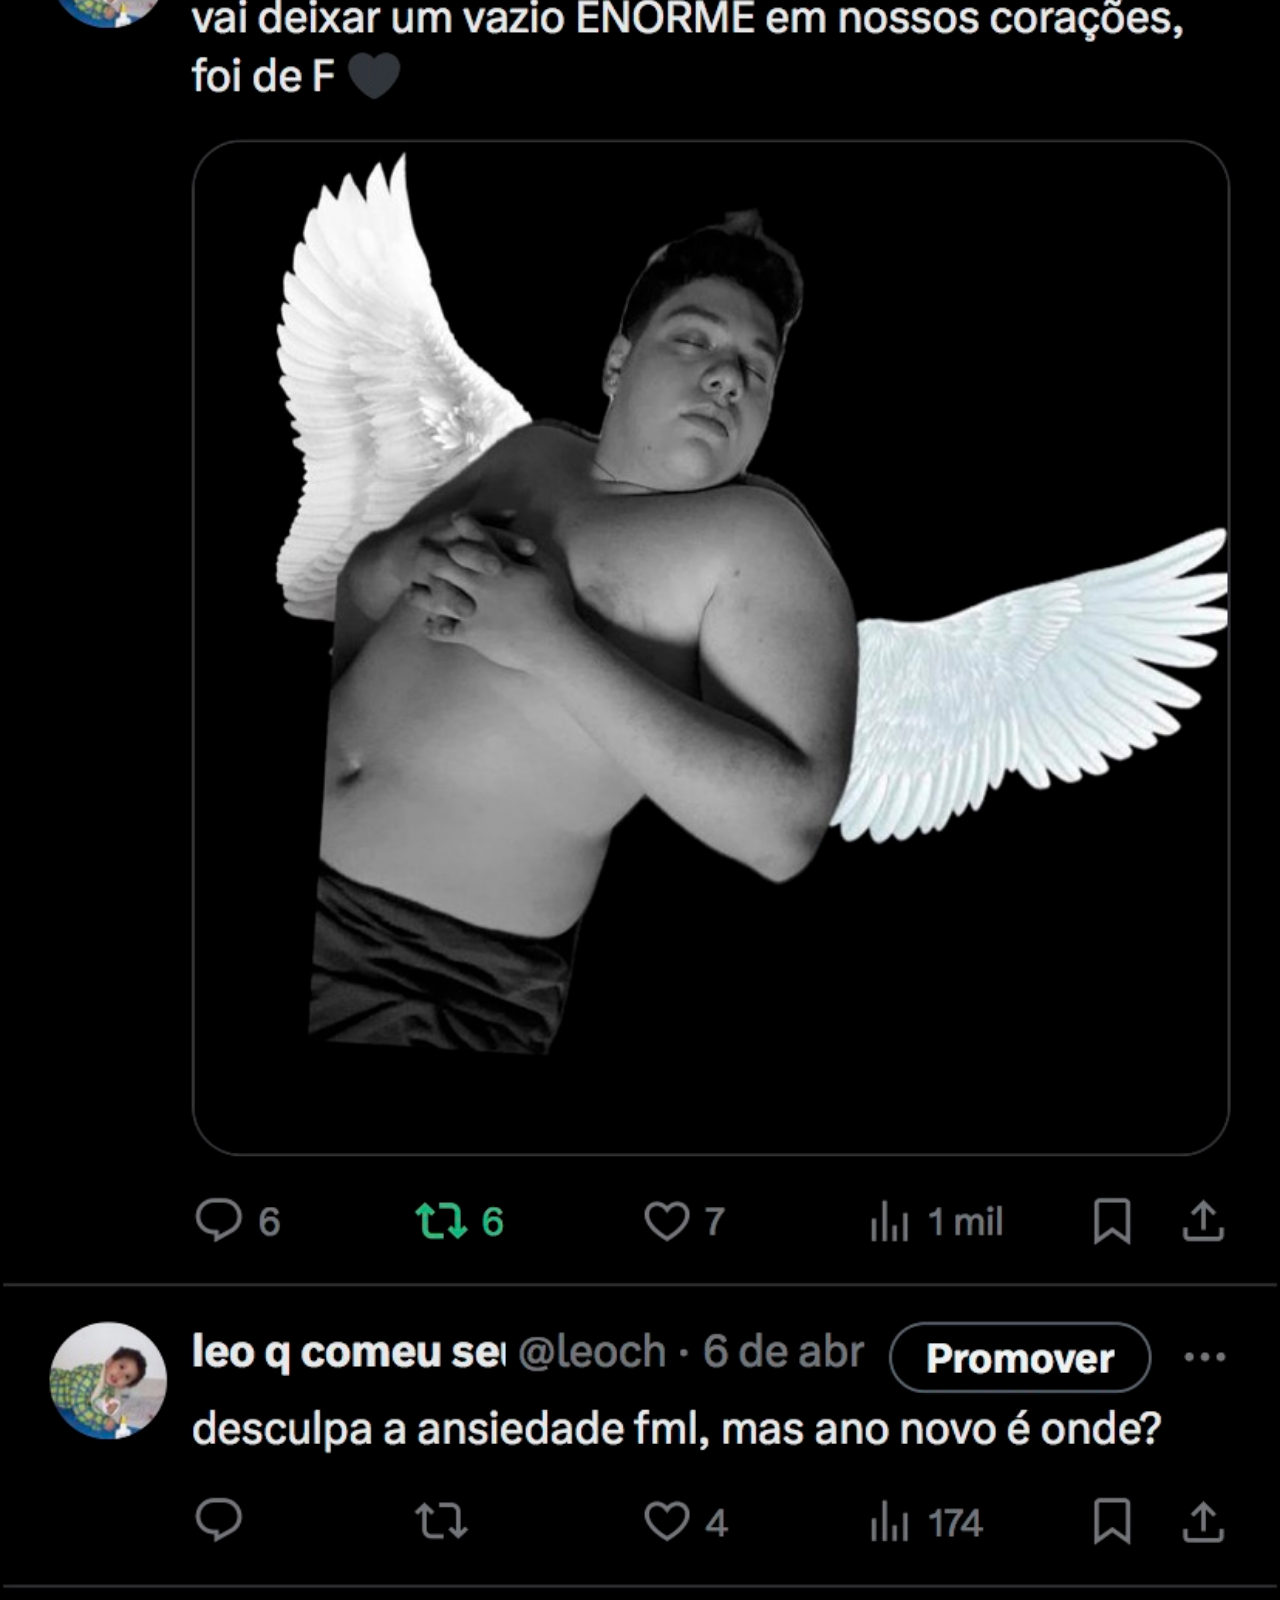
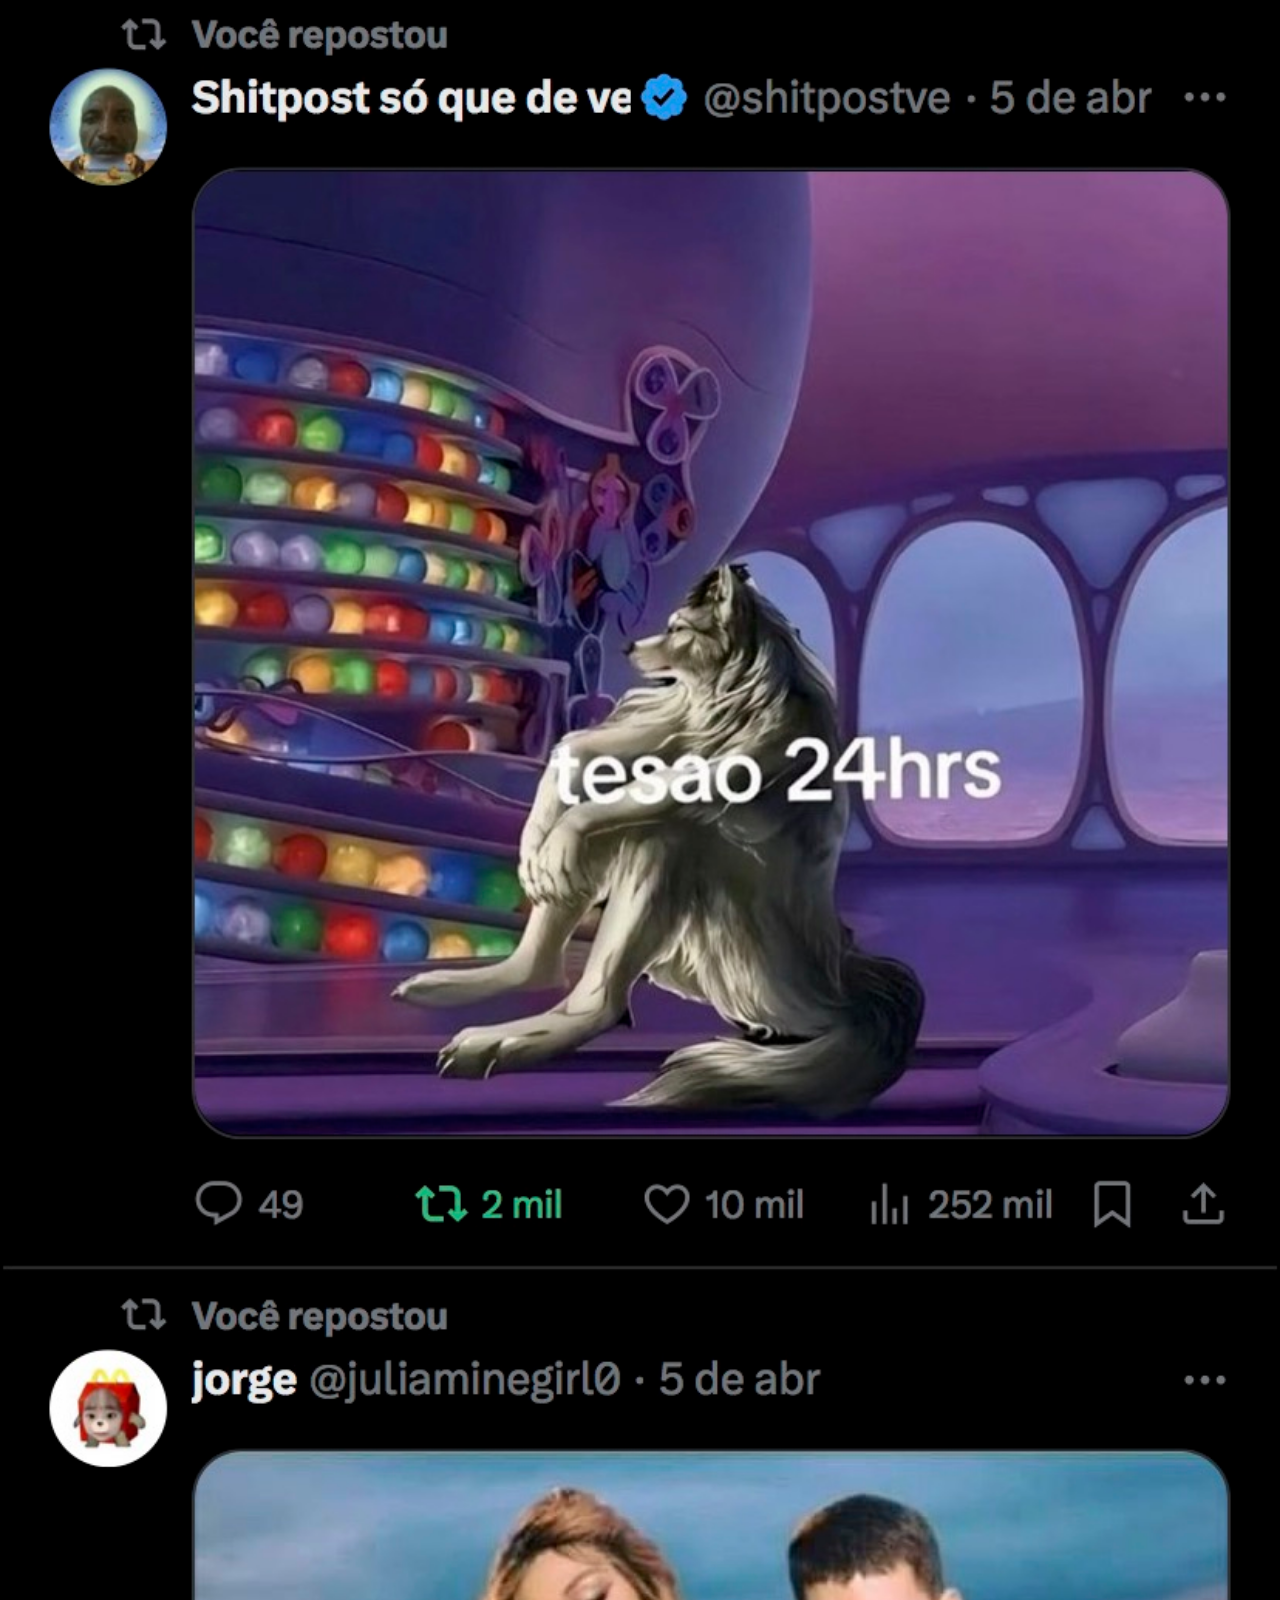
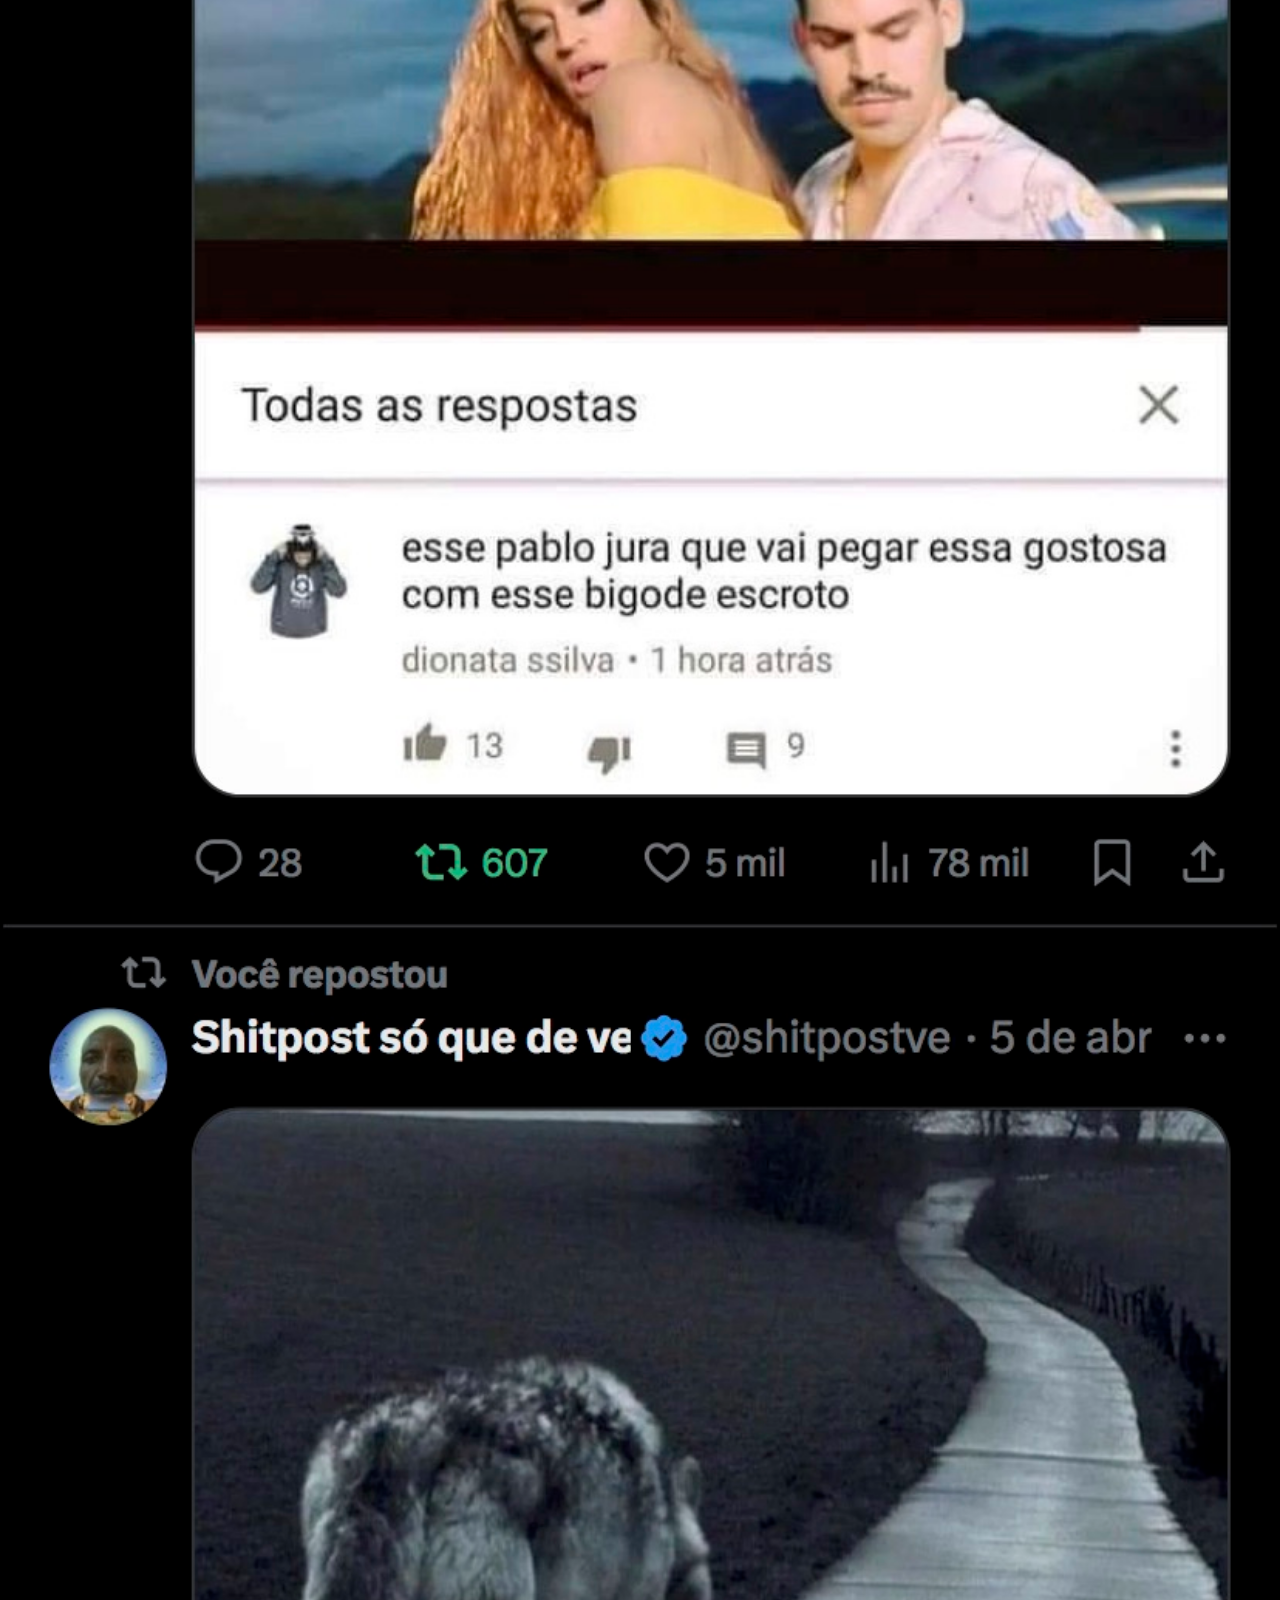
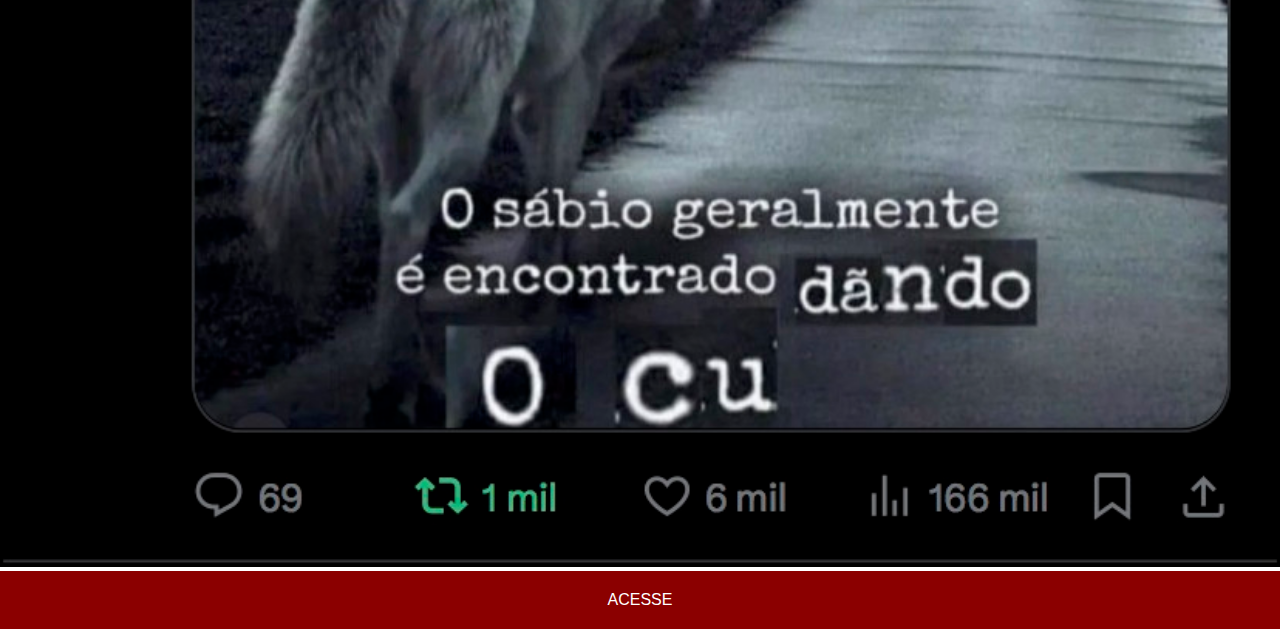
<file: Front-End/projeto-social/twitter.html>
<!DOCTYPE html>
<html lang="pt-br">
    <head>
        <meta charset="UTF-8">
        <meta name="viewport" content="width=device-width, initial-scale=10.">
        <title>Twitter</title>
        <link rel="stylesheet" href="style/social.css">
    </head>
    <body>
        <img src="imagens/Twitter.JPG" alt="Twitter">
        <a href="https://twitter.com/leochiarelli_" target="_blank">ACESSE</a>
    </body>
</html>
</file>
<file: ScreenMatch/style/styles.css>
* {
    margin: 0;
    padding: 0;
    box-sizing: border-box;
}

body {
    font-family: 'Inter', sans-serif;
    color: white;
}

.dropdown-select {
    width: 30%;
    margin: 0;
    padding: 6px 8px 6px 10px;
    height: 40px; 
    line-height: 20px; 
    font-size: 16px;
    color: #62717a;
    text-shadow: 0 1px white;
    background: #f2f2f2;
  }
</file>
<file: ScreenMatch/style/home.css>
body {
    background: linear-gradient(180.61deg,
            #000000 25.16%,
            #04254f 80%,
            #409ecd 100%);
    background-repeat: no-repeat;
    background-size: cover;


}

h1 {
    display: none;
}

.hidden {
    display: none;
}

select,
option {
    background-color: black;
    color: white;
    font-size: 24px;
    padding: 0 1em;
}

select {
    border: none;
    outline: none;
}


h2 {
    color: white;
}

main {
    padding: 0 3em;
}

.cabecalho {
    display: flex;
    justify-content: space-between;
    padding: 1em 3em;
}

.cabecalho__logo {
    display: flex;
    gap: 1em;
}

.cabecalho__logo img {
    width: 150px;
    height: 50px;
}

.material-symbols-outlined {
    color: white;
    font-size: 48px
}

.lista {
    list-style-type: none;
    margin: 1em 0;
    display: grid;
    grid-template-columns: repeat(auto-fit, minmax(300px, 1fr));

    gap: 1em;
}

.lista li img {
    width: 300px;
    height: 444px;
}

.pesquisa {

    min-height: 100vh;
}

@media screen and (max-width: 1600px) {
    .lista {
        overflow: hidden;
        overflow-x: scroll;
    }


}
</file>
<file: Front-End/projeto-frases/style/style.css>
* {
  margin: 0;
  padding: 0;
}

body {
  background: linear-gradient(180.61deg,
          #000000 25.16%,
          #04254f 80%,
          #409ecd 100%);
  background-repeat: no-repeat;
  background-size: cover;
  padding: 5em;
  height: 100vh;
  min-height: 100vh;
  font-family: 'Inter', sans-serif;
  color: white;
  box-sizing: border-box;
}

main {
  align-items: center;
  height: 100%;
  width: 150vh;
}

.cabecalho {
  display: flex;
  justify-content: space-between;
}

.cabecalho__logo {
  display: flex;
  gap: 1em;
}

.cabecalho__opcoes {
  font-size: 1.5vh;
  display: flex;
  gap: 1em;
  padding: 0 1em;
}

.cabecalho__logo img {
  width: 300px;
  height: 100px;
}

.ficha img {
  gap: 1em;
  margin: 0 3em 2em 0;
}

.ficha-descricao {
  display: flex;
}

.ficha-descricao div {
  display: flex;
  flex-direction: column;
  gap: 3em;
}

.text{
  text-align: center;
  color:  #000000 25.16%;
  font-size: 2.5vh;
  margin: 3vh 2vh;
}

.title{
  text-align: center;
  color: #00000080;
  font-size: 3vh;
}

h2 {
  font-size: 48px;
}

p {
  font-size: 22px;
}

.btn-sortear{
  border-radius: 24px;
  border: none;
  outline: none;
  width: 10%;
  font-size: 24px;
  padding: 0 1em;
  margin-bottom: 1em;
  background-color: #0077b6;
  bottom: 0;
  color: white;
  cursor: pointer;
  font-size: 3vh;
  line-height: 8vh;
  position: absolute;
  text-align: center;
  transition: .3s;
  width: 90%;
}

@media screen and (max-width: 900px) {

  .ficha-descricao {
      display: block;
  }
}
</file>
<file: Front-End/projeto-login/style/style.css>
@charset "UTF-8";

/* Cores: 
    Cinza escuro: #767676
    Vermelho escuro: #361D1D
*/

*{
    margin: 0px;
    padding: 0px;
    font-family: system-ui, -apple-system, BlinkMacSystemFont, 'Segoe UI', Roboto, Oxygen, Ubuntu, Cantarell, 'Open Sans', 'Helvetica Neue', sans-serif;
    box-sizing: border-box;
}

body, html{
    background-color: #060f2b;
    height: 100vh;
    width: 100vw;
}

main{
    height: 100vh;
    width: 100vw;
    position: relative;
}

#login{
    position: absolute;
    top: 50%;
    left: 50%;
    transform: translate(-50%, -50%);
    background-color: white;
    width: 300px;
    height: 550px;
    border-radius: 20px;
    overflow: hidden;
    box-shadow: 6px 6px 6px rgba(0, 0, 0, 0.155);
    transition: width 0.25s, height 0.25s;
    transition-timing-function: ease;
}

#login #imagem{
    background: #1D1A31 url(../images/fundo.jpg) no-repeat;
    background-size: cover;
    height: 200px;
    display: block;
}

#login #form{
    display: block;
    padding: 12px;
}

#field{
    padding: 10px;
    border-radius: 4px;
    border-color: #060f2b;
}

#field legend{
    font-size: 1.2em;
}

#field p{
    font-size: 0.85em;
}

form label{
    display: none;
}

#usuario, #senha{
    background-color: #092475;
    display: block;
    width: 100%;
    height: 40px;
    border: 2px solid #092475;
    border-radius: 8px;
    margin: 5px 0px;
}

#usuario span, #senha span{
    color: white;
    font-size: 2em;
    width: 40px;
    padding: 5px;
}

#usuario input, #senha input{
    background-color: white;
    font-size: 1em;
    width: calc(100% - 45px);
    height: 100%;
    transform: translateY(-12px);
    border: 0px;
    border-radius: 8px;
    padding: 4px;
}

#form input[type=submit]{
    display: block;
    font-size: 1em;
    width: 100%;
    height: 40px;
    background-color: #08194d;
    color: white;
    border: none;
    border-radius: 5px;
    cursor: pointer;
}

#form input[type=submit]:hover{
    background-color: #060f2b;
}

#botoes button{
    display: block;
    font-size: 1em;
    width: 100%;
    height: 40px;
    padding-top: 2px;
    margin-top: 5px;
    background-color: white;
    color: black;
    border: 1px solid #091740;
    border-radius: 5px;
    cursor: pointer;
}

#botoes button:hover{
    background-color: #193ca5;
}

#botoes button i{
    font-size: 0.8em;
}
</file>
<file: Front-End/projeto-login/style/media-query.css>
@charset "UTF-8";

@media screen and (min-width: 768px) and (max-width: 992px) {
    body{
        background-image: linear-gradient(to top, #1c40ac, #060f2b);
    }
    #login{
        width: 75vw;
        height: 370px;
    }
    #login #imagem{
        background-position: top center;
        float: left;
        width: 35%;
        height: 100%;
    }
    #login #form{
        float: right;
        width: 65%;
    }
    #field legend{
        font-size: 1.5em;
    }
    #field p{
        font-size: .9em;
    }
}

@media screen and (min-width: 993px) and (max-width: 1200px){
    body{
        background-image: linear-gradient(to top, #1c40ac, #060f2b);
    }
    #login{
        width: 80vw;
        height: 400px;
    }
    #login #imagem{
        background-position: center center;
        float: right;
        width: 40%;
        height: 100%;
    }
    #login #form{
        float: left;
        width: 60%;
    }
    #field legend{
        font-size: 1.6em;
    }
    #field p{
        font-size: .95;
    }
}

@media screen and (min-width: 1201px) {
    body{
        background-image: linear-gradient(to top, #1c40ac, #060f2b);
    }
    #login{
        width: 85vw;
    }
    #login #imagem{
        background-position: center center;
        float: left;
        width: 45%;
        height: 100%;
    }
    #login #form{
        float: right;
        width: 55%;
    }
    #field legend{
        font-size: 2em;
    }
    #field p{
        font-size: 1.03em;
    }
}
</file>
<file: Front-End/projeto-social/style/style.css>
@charset "UTF-8";

*{
    margin: 0px;
    padding: 0px;
    font-family: Arial, Helvetica, sans-serif;
}

html, body{
    height: 100vh;
    width: 100vw;
    background-color: black;
}

body{
    background: url('../imagens/fundo-madeira.jpg') no-repeat top left;
    background-size: cover;
    background-attachment: fixed;
}

main{
    height: 100vh;
    position: relative;
}

#celular{
    height: 627px;
    width: 313px;
    position: absolute;
    top: 50%;
    left: 50%;
    transform: translate(-50%, -50%);
    background: url('../imagens/frame-iphone.png') no-repeat;
}

#home{
    position: relative;
    top: 80px;
    left: 22px;
    width: 267px;
    height: 472px;
}

#redes{
    text-align: right;
}

#redes img{
    width: 50px;
    margin: 10px;
    border-radius: 50%;
    box-shadow: 2px 2px 5px rgba(0, 0, 0, 0.4);
    box-sizing: border-box;
}

#redes img:hover{
    border: 2px solid rgba(255, 255, 255, 0.6);
    transform: translate(-3px, -3px);
    box-shadow: 5px 5px 10px rgba(0, 0, 0, 0.6);
    transition: transform 0.3s, border .6s;
}
</file>
<file: Front-End/projeto-android/style/projeto.css>
@charset "UTF-8";

@import url('https://fonts.googleapis.com/css2?family=Bebas+Neue&display=swap');
@font-face {
    font-family:'Android';
    src: url('idroid.otf') format('opentype');
    font-weight: normal;
    }

:root { /* variáveis dentro de CSS */
    --cor0: #c5ebd6;
    --cor1: #83e1ad;
    --cor2: #3ddc84;
    --cor3: #2fa866;
    --cor4: #1a5c37;
    --cor5: #063d1e;
}

* {
    margin: 0px;
    padding: 0px;
}

body {
    background-color: var(--cor0);
    font-family: Arial, Verdana,Helvetica, sans-serif;
}

a.externo::after {
    content:'\00A0\1F517';
}

header {
    background-image: linear-gradient(to bottom, var(--cor3), var(--cor5));
    min-height: 150px;
    text-align: center;
    padding-top: 40px;
}

header > h1 {
    color: white;
    font-weight: normal;
    font-family: 'Bebas Neue';
    font-size: 3em;
    text-shadow: 2px 2px 0px rgba(24, 24, 24, 0.474);
    margin-bottom: 20px;
}

header > p {
    font-family: Arial, Verdana, Helvetica, sans-serif;
    color: white;
    font-size: 1.2em;
    text-shadow: 2px 2px 0px rgba(24, 24, 24, 0.315);
    max-width: 600px;
    padding-bottom: 50px;
    padding-left: 10px;
    padding-right: 10px;
    margin: auto;
}

nav {
    background-color: var(--cor5);
    padding: 10px;
    box-shadow: 0px 7px 7px rgba(0, 0, 0, 0.363);
}

nav > a {
    text-decoration: none;
    color: var(--cor1);
    border-radius: 5px;
    padding: 11px;
    transition-duration: 0.7s;
    font-weight: bold;
    
}

nav > a:hover {
    background-color: var(--cor3);
    color: var(--cor5);
}

main {
    min-width: 300px;
    max-width: 1000px;
    padding: 20px;
    margin: auto;
    margin-bottom: 30px;
    box-shadow: 0px 0px 10px rgba(24, 24, 24, 0.474);
    background-color: white;
    border-bottom-left-radius: 10px;
    border-bottom-right-radius: 10px;
}

main h1 {
    font-family: 'Android', cursive;
    color: var(--cor5);
    font-size: 1.8em;
    font-weight: normal;   
}

main h2 {
    font-family: 'Android';
    background-image: linear-gradient(to right, var(--cor1),transparent);
    color: var(--cor4);
    font-size: 1.3em;
    font-weight: normal;
    text-indent: 8px;
}

main p {
    margin: 15px 0px;
    text-align: justify;
    text-indent: 30px;
    font-size: 1em;
    line-height: 1.8em;
}

main strong {
    color: var(--cor4);
    font-weight: bold;
}

main a {
    text-decoration: none;
    font-weight: bold;
    color: var(--cor5);
    background-color: var(--cor1);
    padding: 2px 6px;
    border-radius: 8px;
}

main a:hover {
    text-decoration: underline;
    background-color: #cfeddc;
    color: var(--cor4);
    transition-duration: 0.4s;
}

#extra {
    background-color: var(--cor1);
    padding: 10px;
    border-radius: 8.5px;
    box-shadow: 3px 3px 8px rgba(0, 0, 0, 0.304);
}

article > h3 {
    background-color: var(--cor4);
    color: white;
    padding: 10px;
    margin: -10px -10px 0px -10px;
    border-radius: 5px 5px 0px 0px;
}

article > ul {
    list-style-type: '\2714\00A0\00A0';
    list-style-position: inside;
    columns: 2;
}

footer {
    text-align: center;
    background-color: var(--cor5);
    color: white;
    padding: 5px;
    font-size: 0.8em;
}

footer a{
    text-decoration: none;
    color: white;
}

footer a:hover{
    text-decoration: underline;
    font-weight: bolder;
}

div.video {
    background-color: var(--cor5);
    margin: 0px -20px 30px -20px;
    padding: 20px;
    padding-bottom: 58%;
    position: relative;
}

div.video > iframe {
    position: absolute;
    top: 5%;
    left: 5%;
    width: 90%;
    height: 90%;
}
</file>
<file: Front-End/projeto-cordel/style/style.css>
@charset "UTF-8";
@import url('https://fonts.googleapis.com/css2?family=Bebas+Neue&family=Passion+One:wght@400;700;900&family=Recursive:wght@300..1000&display=swap');
@import url('https://fonts.googleapis.com/css2?family=Bebas+Neue&family=Passion+One:wght@400;700;900&family=Recursive:wght@300..1000&family=Sriracha&display=swap');

* {
    margin: 0px;
    padding: 0px;
}

:root {
    --fonte1: Verdana, Geneva, Tahoma, sans-serif;
    --fonte2: 'Passion One', cursive;
    --fonte3: 'Sriracha', cursive;
}

html, body {
    min-height: 100vh;
    background-color: darkgray;
    font-family: var(--fonte1);
    text-align: left;
}

header {
    color: white;
    background-color: black;
    text-align: center;
}

header h1 {
    font-family: var(--fonte2);
    padding-top: 50px;
    font-variant: small-caps;
    font-size: 10vw;
}

header p {
    font-weight: normal;
    padding-bottom: 50px;
}

header a {
    text-decoration: none;
    color: white;
    font-weight: bolder;
}

header a:hover {
    text-decoration: underline;
}

section {
    padding-top: 10vh;
    padding-bottom: 10vh;
    padding-left: 30px;
    line-height: 2em;
    font-family: var(--fonte3);
    font-size: 3vw;
}

section p {
    padding-bottom: 2em;
}

.sfoto {
    background-color: white;
    color: black;
}

.cfoto {
    background-color: rgb(51, 51, 51);
    color: white;
    box-shadow: inset 6px 6px 13px 0px rgba(0, 0, 0, 0.473);
    background-size: cover;
    background-attachment: fixed;
}

.cfoto p {
    background-color: rgba(0, 0, 0, 0.353);
    display: inline-block;
    padding: 5px;
    text-shadow: 1px 1px 0px black;
}

#flor {
    background-image: url(../imagens/background001.jpg);
    background-position: right center;
}

#livro {
    background-image: url('../imagens/background002.jpg');
}

footer {
    background-color: black;
    color: white;
    text-align: center;
    font-family: var(--fonte1);
    font-weight: normal;
    padding: 10px;
}

footer a {
    text-decoration: none;
    color: white;
    font-weight: bolder;
}

footer a:hover {
    text-decoration: underline;
}
</file>
<file: Front-End/projeto-social/style/social.css>
@charset "UTF-8";

*{
    margin: 0px;
    padding: 0px;
    font-family: Arial, Helvetica, sans-serif;
}

::-webkit-scrollbar{
    width: 0px;
    height: 0px;
}

img{
    width: 100vw;
}
a{
    display: block;
    background-color: darkred;
    padding: 20px;
    text-align: center;
    text-decoration: none;
    color: white;
}
a:hover{
    background-color: red;
}
</file>
